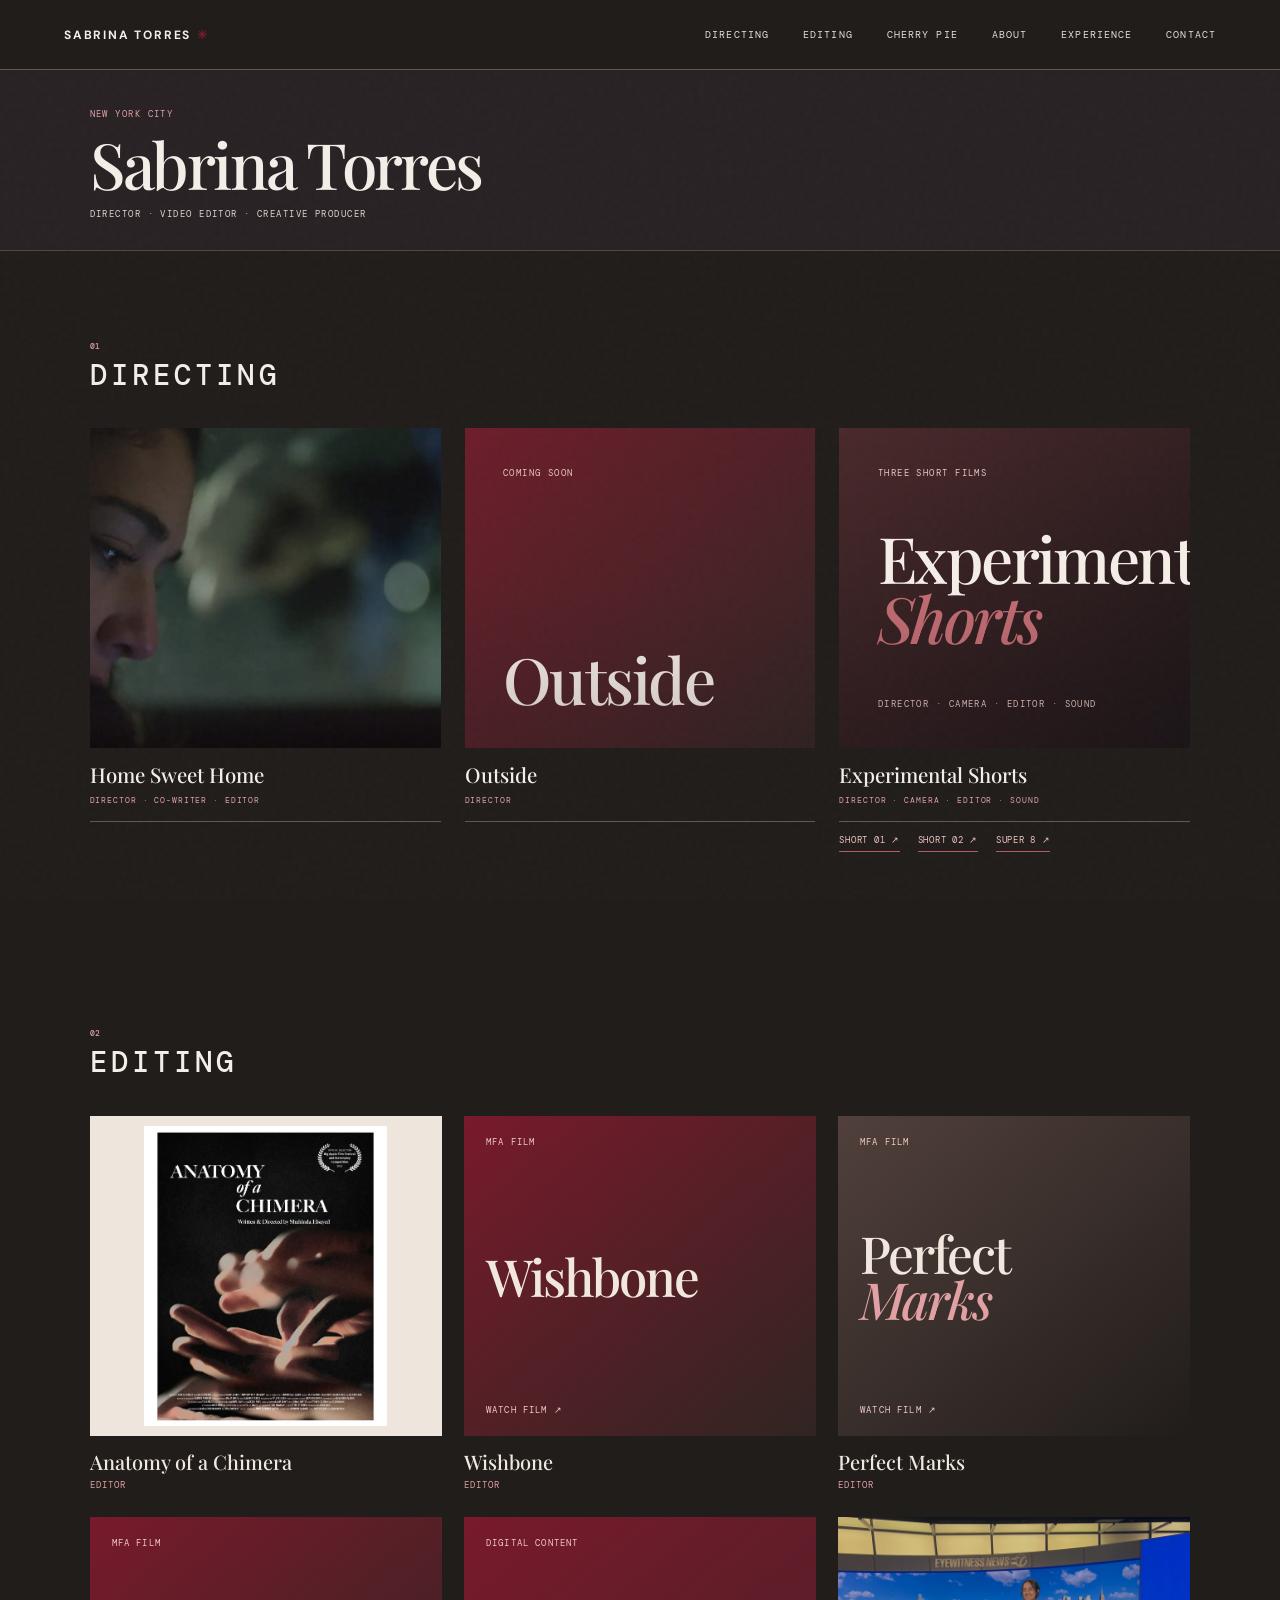
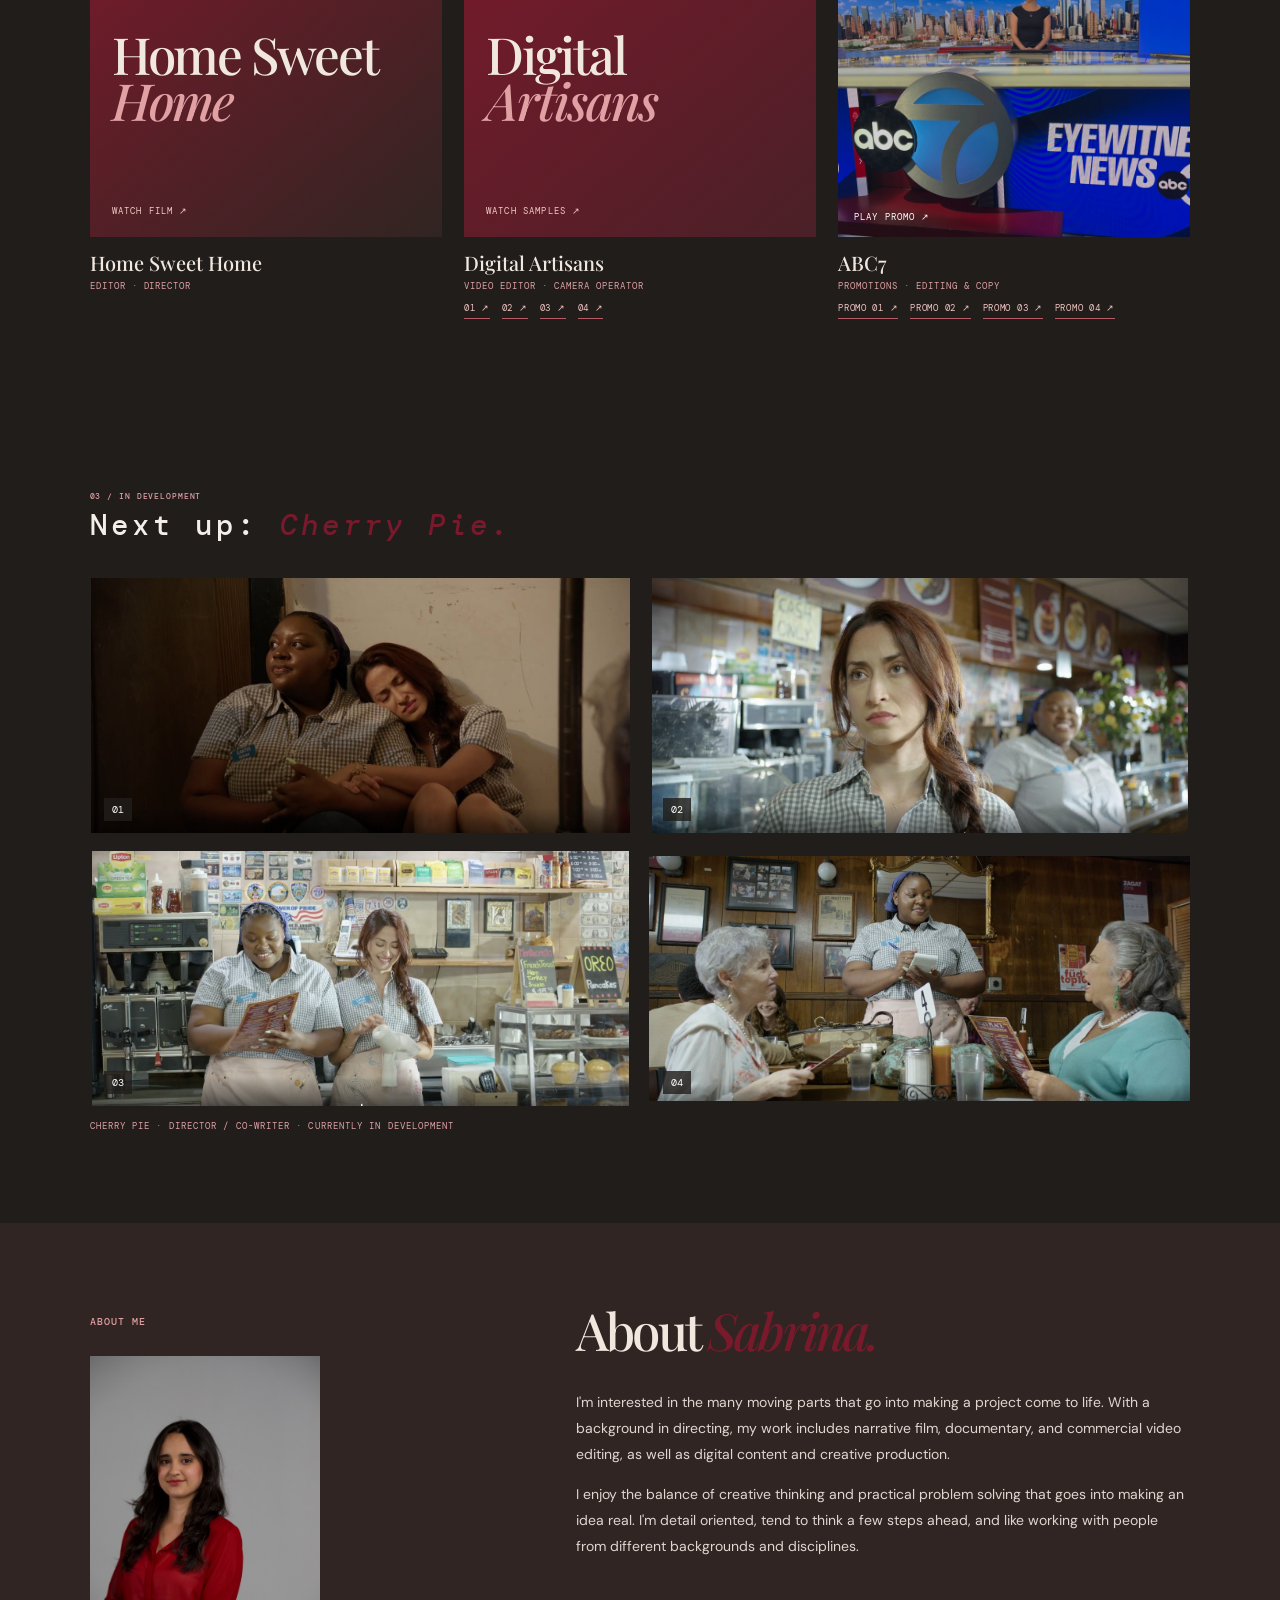
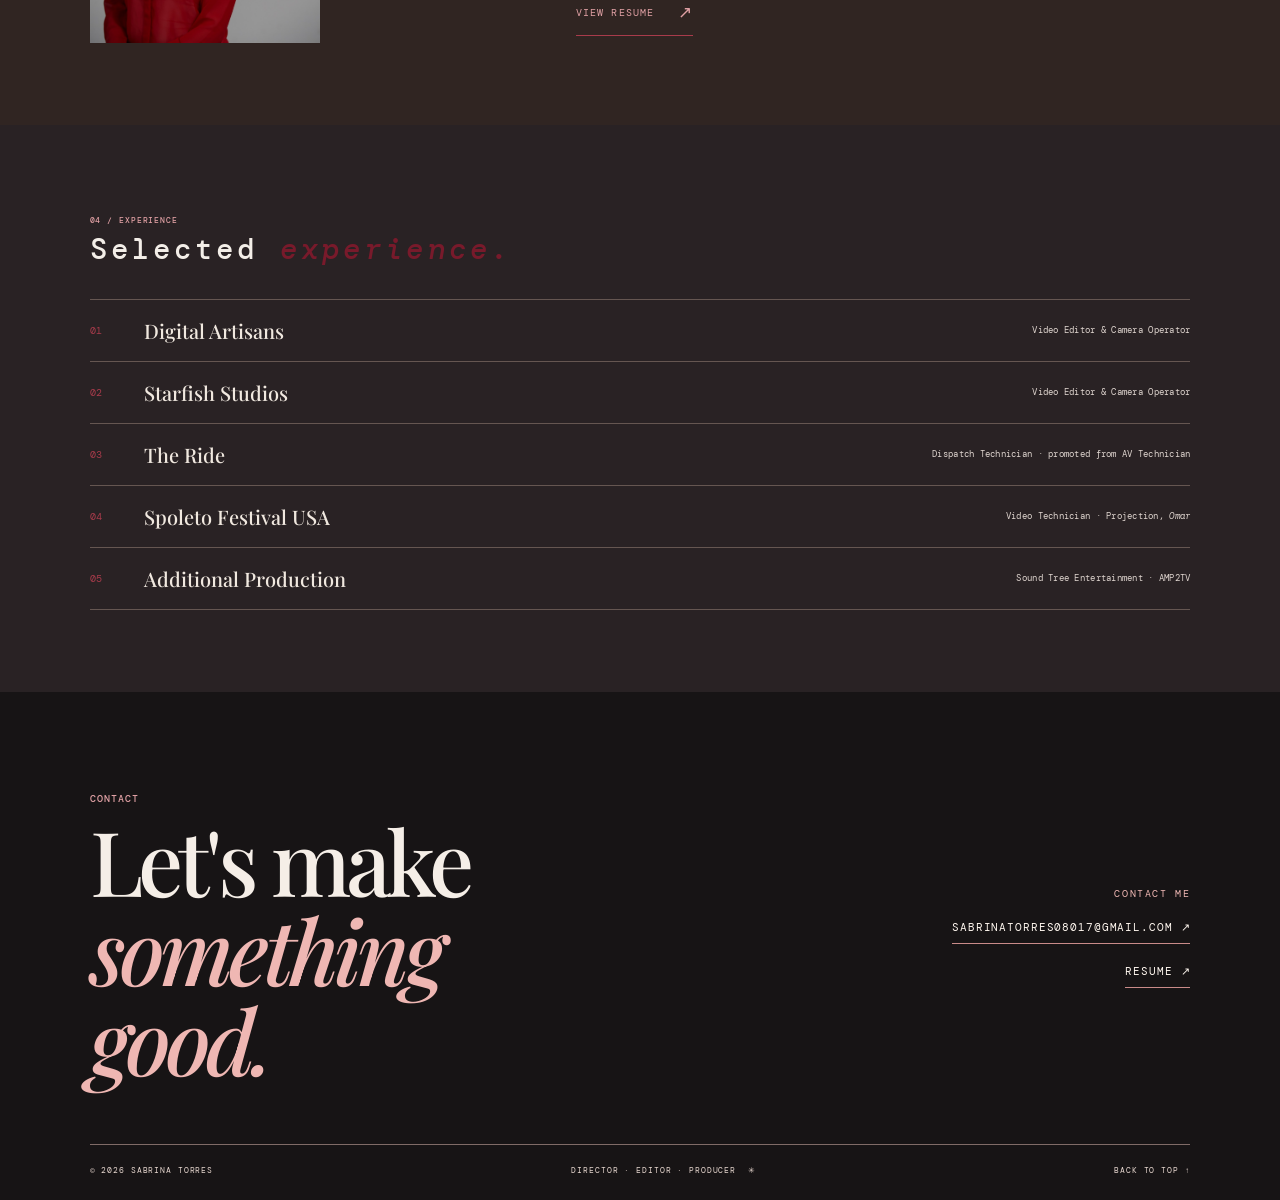
<file: final_work 2/index.html>
<!doctype html>
<html lang="en"><head><meta charset="utf-8"><meta name="viewport" content="width=device-width,initial-scale=1"><meta name="description" content="Sabrina Torres — Director, Video Editor and Creative Producer based in New York City."><title>Sabrina Torres — Director · Editor · Creative Producer</title><link rel="preconnect" href="https://fonts.googleapis.com"><link rel="preconnect" href="https://fonts.gstatic.com" crossorigin><link href="https://fonts.googleapis.com/css2?family=DM+Mono:wght@400;500&family=DM+Sans:wght@400;500;600;700&family=Playfair+Display:ital,wght@0,500;0,600;0,700;1,500;1,600&display=swap" rel="stylesheet"><link rel="stylesheet" href="styles.css"></head>
<body><div class="grain"></div><header class="topbar"><a class="wordmark" href="#top">SABRINA TORRES<span>✳</span></a><nav><a href="#work">DIRECTING</a><a href="#editing">EDITING</a><a href="#in-development">CHERRY PIE</a><a href="#about">ABOUT</a><a href="#experience">EXPERIENCE</a><a href="#contact">CONTACT</a></nav><button class="menu" aria-label="Open menu">☰</button></header>
<main id="top"><section class="intro-bar"><p class="eyebrow">NEW YORK CITY</p><h1>Sabrina Torres</h1><p>DIRECTOR · VIDEO EDITOR · CREATIVE PRODUCER</p></section>
<section id="work" class="section work"><div class="section-head"><div><p class="eyebrow">01</p><h2>DIRECTING</h2></div></div>
<div class="work-grid directing-grid">
<article class="project" tabindex="0" data-title="Home Sweet Home" data-role="Director · Co-writer · Editor" data-description="Two sisters navigate the instability of their home life as they search for a way toward something better." data-year=""><button class="project-image"><img src="assets/images/home-sweet-home-1.jpg" alt="Still from Home Sweet Home"><span class="view">VIEW PROJECT ↗</span></button><div class="project-meta"><div><h3>Home Sweet Home</h3><p>DIRECTOR · CO-WRITER · EDITOR</p></div></div></article>
<article class="project outside-placeholder" tabindex="0" data-title="Outside" data-role="Director" data-description="Project page coming soon." data-year=""><button class="project-image"><div class="placeholder-art"><span>COMING SOON</span><strong>Outside</strong></div><span class="view">COMING SOON</span></button><div class="project-meta"><div><h3>Outside</h3><p>DIRECTOR</p></div></div></article>
<article class="project" tabindex="0" data-title="Experimental Shorts" data-role="Director · Camera · Editor · Sound Design" data-description="Three experimental shorts. The Super 8 short was runner-up at Super 8 Cinema Soirée XII (2023)." data-year=""><button class="project-image"><div class="experimental-art"><span>THREE SHORT FILMS</span><strong>Experimental<br><i>Shorts</i></strong><small>DIRECTOR · CAMERA · EDITOR · SOUND</small></div><span class="view">VIEW SHORTS ↗</span></button><div class="project-meta"><div><h3>Experimental Shorts</h3><p>DIRECTOR · CAMERA · EDITOR · SOUND</p></div></div><div class="sample-links"><a href="https://www.youtube.com/watch?v=o5t6AOpwbuI&t=2s" target="_blank" rel="noopener">SHORT 01 ↗</a><a href="https://www.youtube.com/watch?v=TxEASve5XWc&t=2s" target="_blank" rel="noopener">SHORT 02 ↗</a><a href="https://www.youtube.com/watch?v=WhUypDS6erI&t=2s" target="_blank" rel="noopener">SUPER 8 ↗</a></div></article>
</div></section>
<section id="editing" class="section editing"><div class="section-head"><div><p class="eyebrow">02</p><h2>EDITING</h2></div></div><div class="editing-grid">
<article class="edit-card poster-card"><a href="assets/images/anatomy-of-a-chimera-poster.jpg" target="_blank"><img src="assets/images/anatomy-of-a-chimera-poster.jpg" alt="Anatomy of a Chimera poster"></a><h3>Anatomy of a Chimera</h3><p>EDITOR</p></article>
<article class="edit-card type-card"><a href="https://drive.google.com/file/d/18OftrFoysI0jeEqn1cOtuRpXeUdiCoju/view?usp=sharing" target="_blank" rel="noopener"><span>MFA FILM</span><strong>Wishbone</strong><small>WATCH FILM ↗</small></a><h3>Wishbone</h3><p>EDITOR</p></article>
<article class="edit-card type-card alt"><a href="https://drive.google.com/file/d/1BZKQTnTkpYuJHYd5IVyqkPgSYf-rxP0a/view?usp=share_link" target="_blank" rel="noopener"><span>MFA FILM</span><strong>Perfect<br><i>Marks</i></strong><small>WATCH FILM ↗</small></a><h3>Perfect Marks</h3><p>EDITOR</p></article>
<article class="edit-card type-card"><a href="https://drive.google.com/file/d/1wmDgT8ys_X84u0F7wqhjBqIwDBvM5FgY/view?usp=share_link" target="_blank" rel="noopener"><span>MFA FILM</span><strong>Home Sweet<br><i>Home</i></strong><small>WATCH FILM ↗</small></a><h3>Home Sweet Home</h3><p>EDITOR · DIRECTOR</p></article>
<article class="edit-card type-card digital-card"><a href="https://youtu.be/0yVaSK5VNjI?t=2" target="_blank" rel="noopener"><span>DIGITAL CONTENT</span><strong>Digital<br><i>Artisans</i></strong><small>WATCH SAMPLES ↗</small></a><h3>Digital Artisans</h3><p>VIDEO EDITOR · CAMERA OPERATOR</p><div class="sample-links"><a href="https://youtu.be/0yVaSK5VNjI?t=2" target="_blank" rel="noopener">01 ↗</a><a href="https://youtu.be/NFMvCt2OvJw?t=2" target="_blank" rel="noopener">02 ↗</a><a href="https://youtu.be/iHUzslEbo4o?t=2" target="_blank" rel="noopener">03 ↗</a><a href="https://youtu.be/_XONNIxSC6I?t=2" target="_blank" rel="noopener">04 ↗</a></div></article>
<article class="edit-card abc-card"><a href="assets/videos/Op7DoorSpecDate20WABC.mp4" target="_blank"><img src="assets/images/abc7-studio.jpg" alt="ABC7 studio"><span>PLAY PROMO ↗</span></a><h3>ABC7</h3><p>PROMOTIONS · EDITING & COPY</p><div class="sample-links"><a href="assets/videos/Op7DoorSpecDate20WABC.mp4" target="_blank">PROMO 01 ↗</a><a href="assets/videos/MBThuPM15WABC.mp4" target="_blank">PROMO 02 ↗</a><a href="assets/videos/MBFriPM15WABC.mp4" target="_blank">PROMO 03 ↗</a><a href="assets/videos/JPHowdyThu10WABC.mp4" target="_blank">PROMO 04 ↗</a></div></article>
</div></section>
<section id="in-development" class="section in-development"><div class="section-head"><div><p class="eyebrow">03 / IN DEVELOPMENT</p><h2>Next up: <i>Cherry Pie.</i></h2></div></div><div class="cherry-gallery"><button class="cherry-still" type="button" data-title="Cherry Pie" data-role="Director · Co-writer" data-description="A comedy-drama following two diner waitresses, Lucia and Xanthi, whose friendship is tested as Lucia faces uncertainty about her future in the United States. Currently in development." data-year="In development"><img src="assets/images/cherry-pie-still-01.jpg" alt="Xanthi and Lucia sitting together"><span>01</span></button><button class="cherry-still" type="button" data-title="Cherry Pie" data-role="Director · Co-writer" data-description="Lucia at work in the diner." data-year="In development"><img src="assets/images/cherry-pie-still-02.jpg" alt="Lucia at work in the diner"><span>02</span></button><button class="cherry-still" type="button" data-title="Cherry Pie" data-role="Director · Co-writer" data-description="Lucia and Xanthi share a moment behind the counter." data-year="In development"><img src="assets/images/cherry-pie-still-03.jpg" alt="Lucia and Xanthi behind the counter"><span>03</span></button><button class="cherry-still" type="button" data-title="Cherry Pie" data-role="Director · Co-writer" data-description="Xanthi serving customers in the diner." data-year="In development"><img src="assets/images/cherry-pie-still-04.jpg" alt="Xanthi serving customers"><span>04</span></button></div><p class="cherry-credit">CHERRY PIE · DIRECTOR / CO-WRITER · CURRENTLY IN DEVELOPMENT</p></section>
<section id="about" class="about section"><div class="about-label"><p class="eyebrow">ABOUT ME</p><img class="about-headshot" src="assets/images/sabrina-headshot.jpg" alt="Sabrina Torres"></div><div class="about-copy"><h2>About <i>Sabrina.</i></h2><p>I'm interested in the many moving parts that go into making a project come to life. With a background in directing, my work includes narrative film, documentary, and commercial video editing, as well as digital content and creative production.</p><p>I enjoy the balance of creative thinking and practical problem solving that goes into making an idea real. I'm detail oriented, tend to think a few steps ahead, and like working with people from different backgrounds and disciplines.</p><a class="underlink" href="assets/Sabrina_Torres_Resume.pdf" target="_blank" rel="noopener">VIEW RESUME <span>↗</span></a></div></section>
<section id="experience" class="experience section"><div class="section-head"><div><p class="eyebrow">04 / EXPERIENCE</p><h2>Selected <i>experience.</i></h2></div></div><div class="experience-list"><div><span>01</span><b>Digital Artisans</b><small>Video Editor & Camera Operator</small></div><div><span>02</span><b>Starfish Studios</b><small>Video Editor & Camera Operator</small></div><div><span>03</span><b>The Ride</b><small>Dispatch Technician · promoted from AV Technician</small></div><div><span>04</span><b>Spoleto Festival USA</b><small>Video Technician · Projection, <i>Omar</i></small></div><div><span>05</span><b>Additional Production</b><small>Sound Tree Entertainment · AMP2TV</small></div></div></section>

<footer id="contact" class="footer"><div><p class="eyebrow">CONTACT</p><h2>Let's make<br><i>something good.</i></h2></div><div class="contact-links"><span class="contact-label">CONTACT ME</span><a href="mailto:Sabrinatorres08017@gmail.com">SABRINATORRES08017@GMAIL.COM ↗</a><a href="assets/Sabrina_Torres_Resume.pdf" target="_blank">RESUME ↗</a></div><div class="footer-bottom"><span>© 2026 SABRINA TORRES</span><span>DIRECTOR · EDITOR · PRODUCER&nbsp; ✳</span><a href="#top">BACK TO TOP ↑</a></div></footer></main>
<div class="modal" aria-hidden="true"><div class="modal-panel" role="dialog" aria-modal="true" aria-labelledby="modal-title"><button class="modal-close" aria-label="Close">×</button><p class="eyebrow">PROJECT NOTES</p><h2 id="modal-title"></h2><p class="modal-role"></p><p class="modal-description"></p><p class="modal-year"></p></div></div><script src="script.js"></script></body></html>
</file>
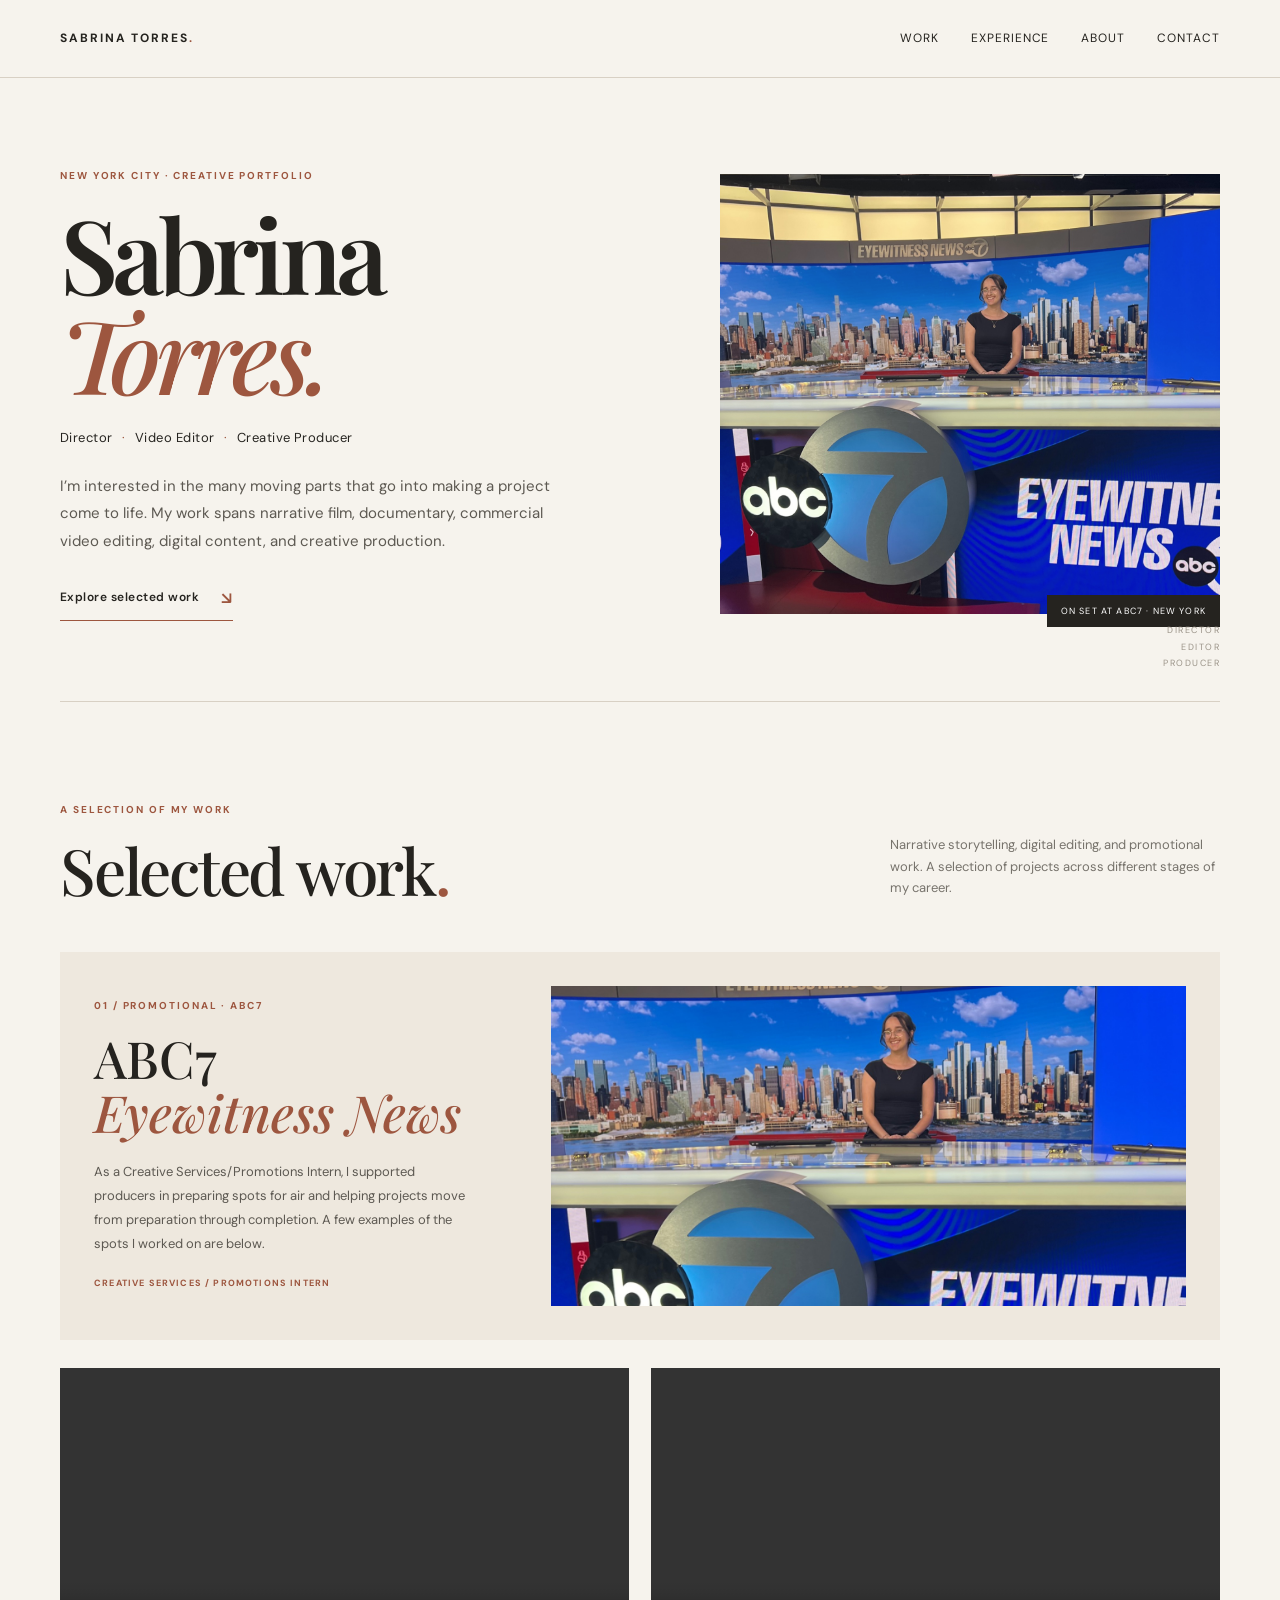
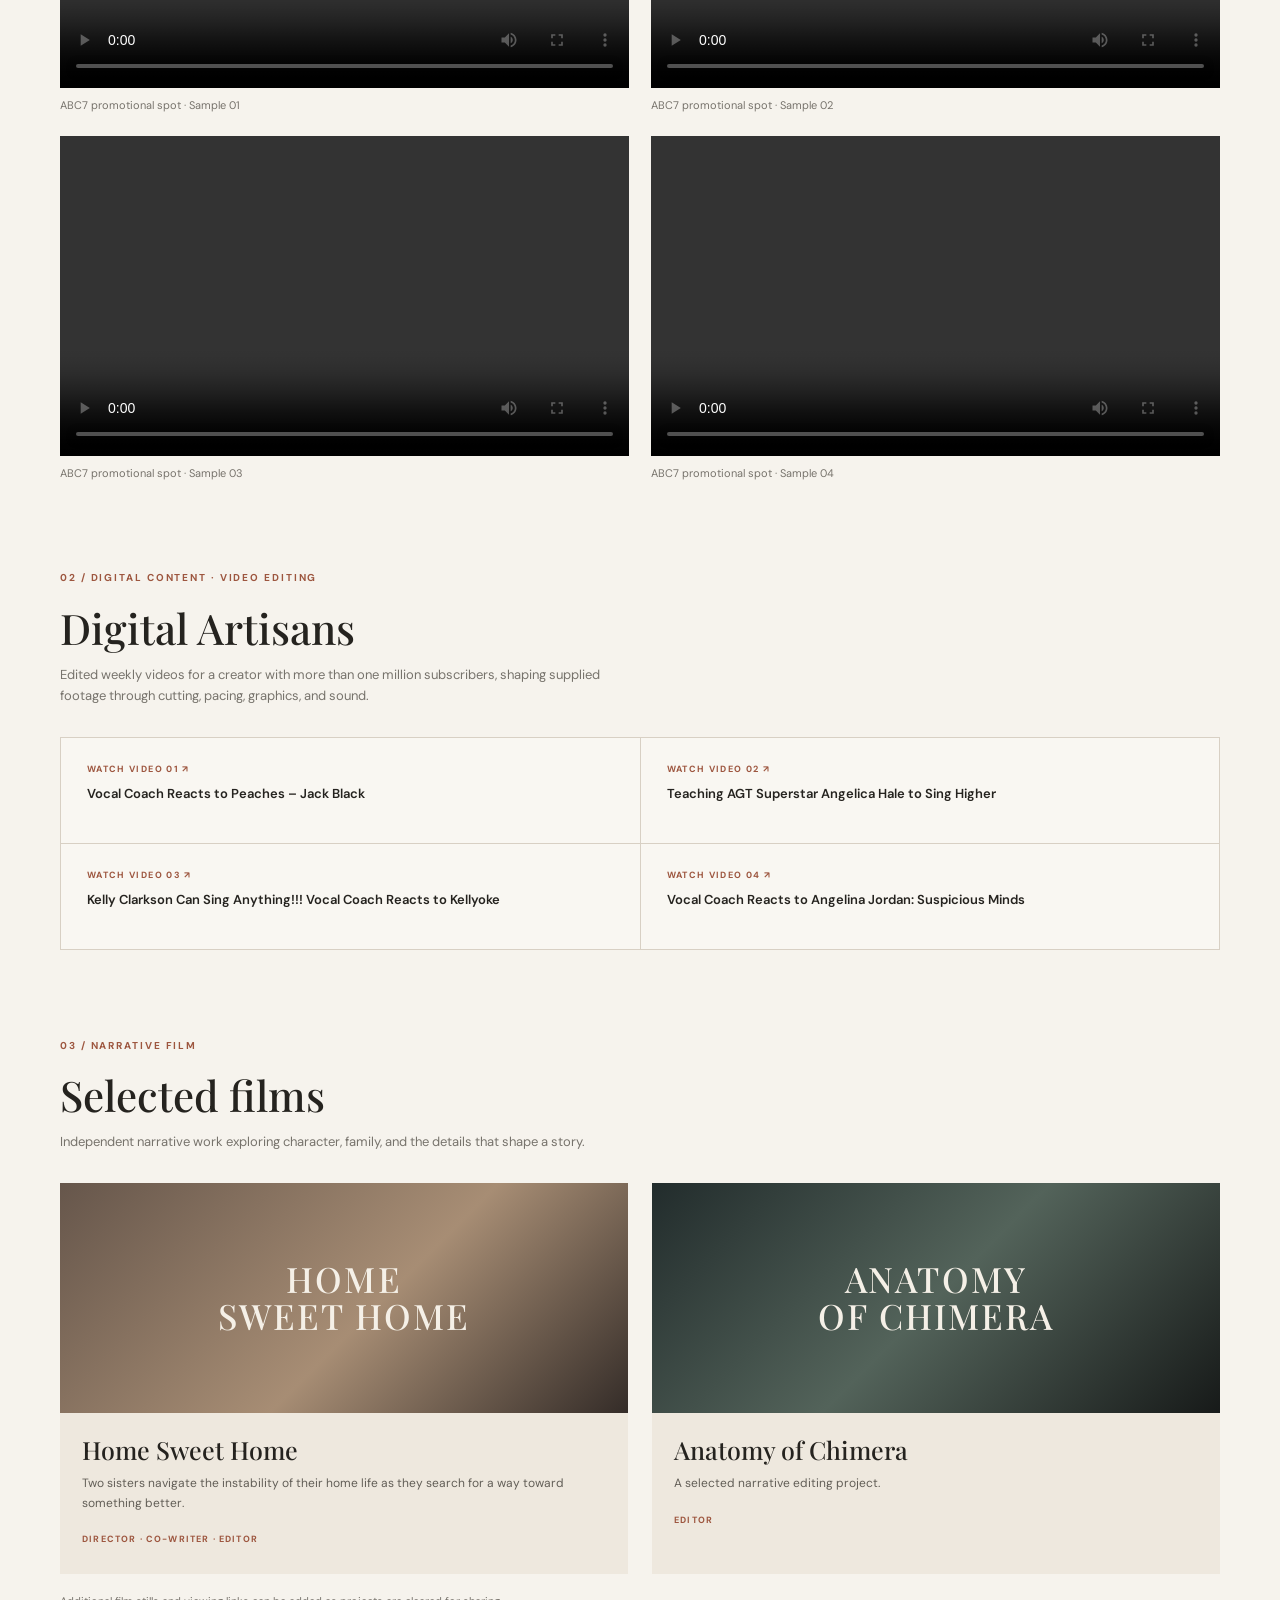
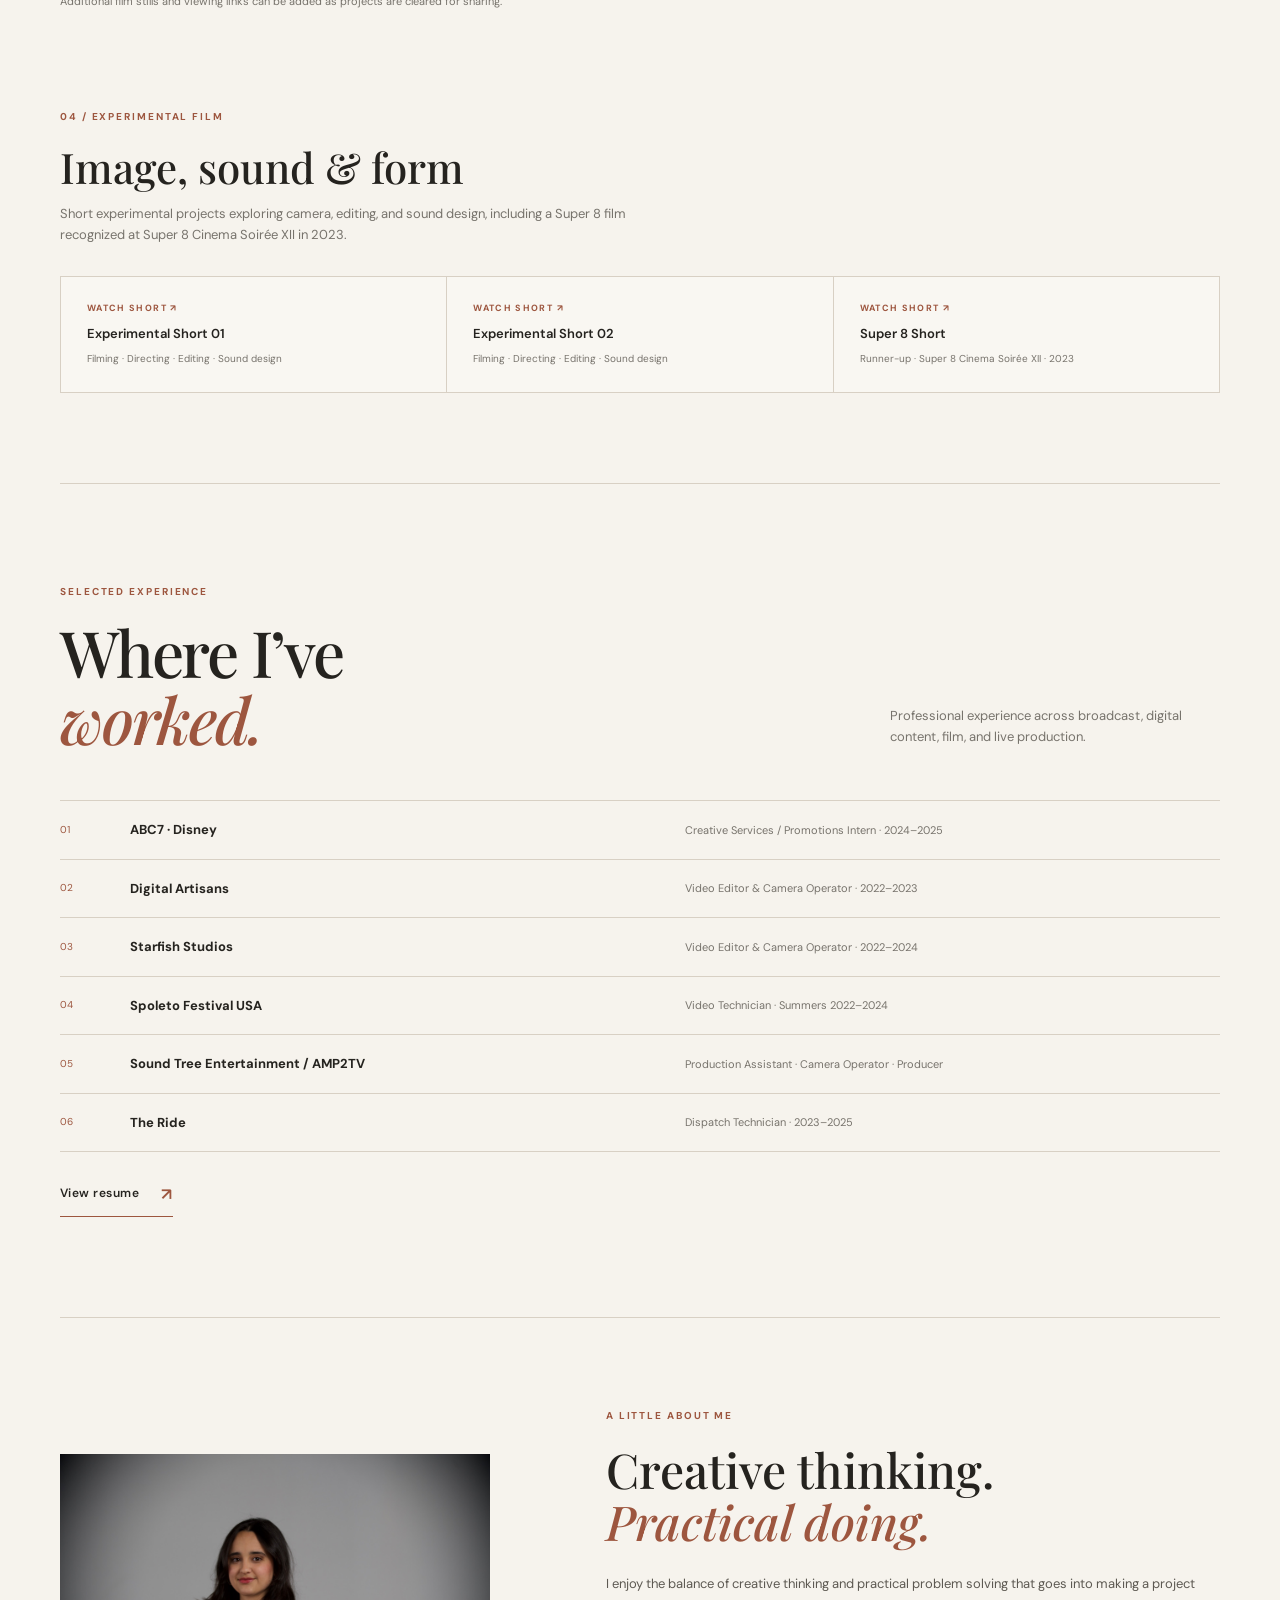
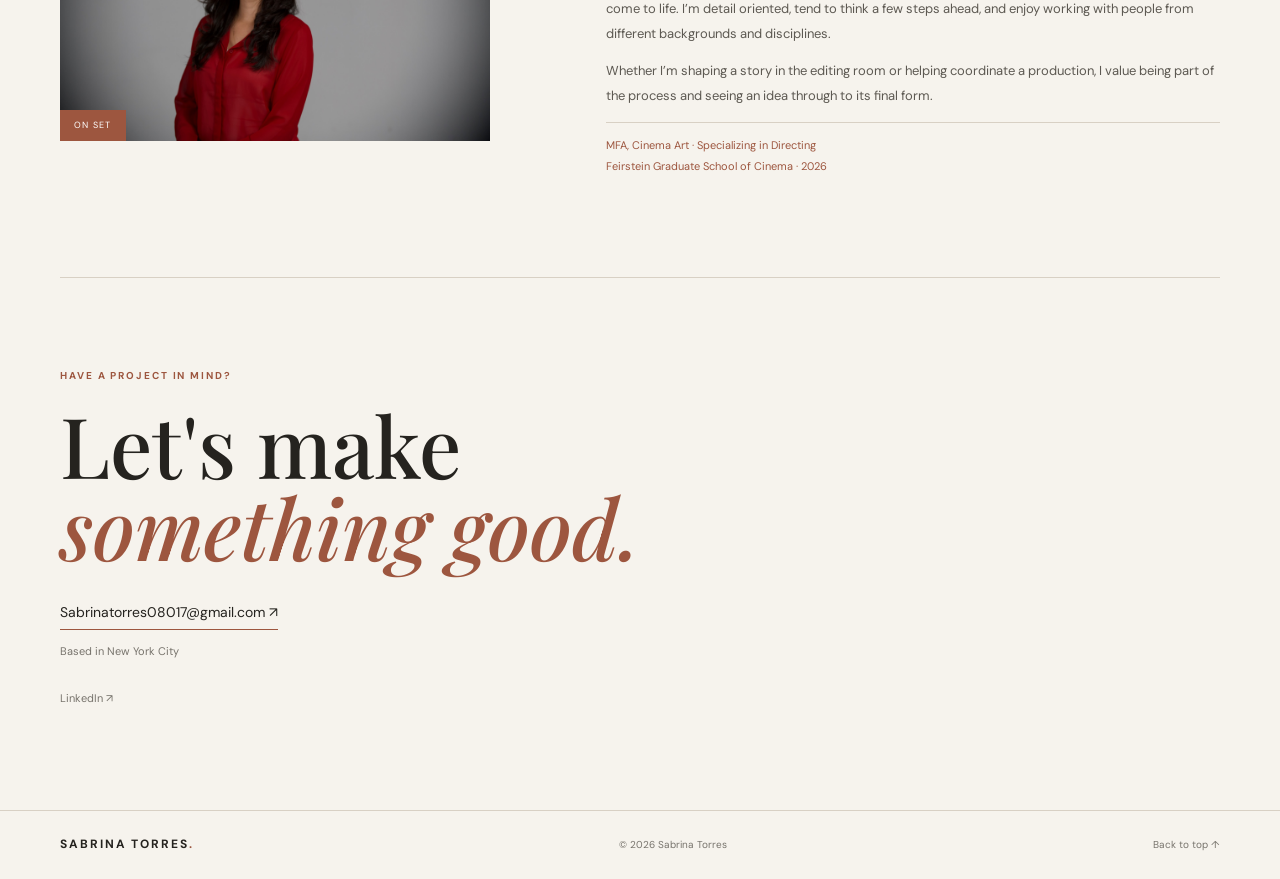
<file: Sabrina_Torres_Portfolio_Starter 5/index.html>
<!DOCTYPE html>
<html lang="en">
<head>
  <meta charset="UTF-8">
  <meta name="viewport" content="width=device-width, initial-scale=1.0">
  <meta name="description" content="Sabrina Torres — Director, Video Editor, and Creative Producer based in New York City.">
  <title>Sabrina Torres — Director · Video Editor · Creative Producer</title>
  <link rel="preconnect" href="https://fonts.googleapis.com">
  <link rel="preconnect" href="https://fonts.gstatic.com" crossorigin>
  <link href="https://fonts.googleapis.com/css2?family=DM+Sans:wght@400;500;600;700&family=Playfair+Display:ital,wght@0,500;0,600;0,700;1,500;1,600&display=swap" rel="stylesheet">
  <link rel="stylesheet" href="styles.css">
</head>
<body>
  <header class="site-header">
    <a class="wordmark" href="#home">SABRINA TORRES<span>.</span></a>
    <button class="menu-toggle" aria-label="Open navigation" aria-expanded="false">☰</button>
    <nav class="nav" aria-label="Main navigation">
      <a href="#work">Work</a><a href="#experience">Experience</a><a href="#about">About</a><a href="#contact">Contact</a>
    </nav>
  </header>
  <main>
    <section class="hero section" id="home">
      <div class="hero-copy">
        <p class="eyebrow">NEW YORK CITY · CREATIVE PORTFOLIO</p>
        <h1>Sabrina<br><em>Torres.</em></h1>
        <p class="hero-roles">Director <span>·</span> Video Editor <span>·</span> Creative Producer</p>
        <p class="hero-intro">I’m interested in the many moving parts that go into making a project come to life. My work spans narrative film, documentary, commercial video editing, digital content, and creative production.</p>
        <a class="text-link" href="#work">Explore selected work <span>↘</span></a>
      </div>
      <div class="hero-image-wrap">
        <img class="hero-image" src="assets/images/abc7-studio.jpg" alt="Sabrina at the ABC7 Eyewitness News studio">
        <span class="image-caption">ON SET AT ABC7 · NEW YORK</span>
      </div>
      <div class="hero-index">DIRECTOR<br>EDITOR<br>PRODUCER</div>
    </section>

    <section class="work section" id="work">
      <div class="section-heading">
        <div><p class="eyebrow">A SELECTION OF MY WORK</p><h2>Selected work<span>.</span></h2></div>
        <p class="section-aside">Narrative storytelling, digital editing, and promotional work. A selection of projects across different stages of my career.</p>
      </div>

      <div class="feature-project">
        <div class="feature-copy"><p class="eyebrow">01 / PROMOTIONAL · ABC7</p><h3>ABC7<br><em>Eyewitness News</em></h3><p>As a Creative Services/Promotions Intern, I supported producers in preparing spots for air and helping projects move from preparation through completion. A few examples of the spots I worked on are below.</p><span class="credit">CREATIVE SERVICES / PROMOTIONS INTERN</span></div>
        <img src="assets/images/abc7-studio.jpg" alt="ABC7 Eyewitness News studio">
      </div>
      <div class="video-grid abc-videos">
        <article class="video-card"><video controls preload="metadata" playsinline><source src="assets/videos/Op7DoorSpecDate20WABC.mp4" type="video/mp4"></video><p>ABC7 promotional spot · Sample 01</p></article>
        <article class="video-card"><video controls preload="metadata" playsinline><source src="assets/videos/MBThuPM15WABC.mp4" type="video/mp4"></video><p>ABC7 promotional spot · Sample 02</p></article>
        <article class="video-card"><video controls preload="metadata" playsinline><source src="assets/videos/MBFriPM15WABC.mp4" type="video/mp4"></video><p>ABC7 promotional spot · Sample 03</p></article>
        <article class="video-card"><video controls preload="metadata" playsinline><source src="assets/videos/JPHowdyThu10WABC.mp4" type="video/mp4"></video><p>ABC7 promotional spot · Sample 04</p></article>
      </div>

      <div class="project-section">
        <div class="project-heading"><p class="eyebrow">02 / DIGITAL CONTENT · VIDEO EDITING</p><h3>Digital Artisans</h3><p>Edited weekly videos for a creator with more than one million subscribers, shaping supplied footage through cutting, pacing, graphics, and sound.</p></div>
        <div class="link-grid">
          <a href="https://youtu.be/0yVaSK5VNjI" target="_blank" rel="noopener"> <span>WATCH VIDEO 01 ↗</span><strong>Vocal Coach Reacts to Peaches – Jack Black</strong></a>
          <a href="https://youtu.be/NFMvCt2OvJw" target="_blank" rel="noopener"><span>WATCH VIDEO 02 ↗</span><strong>Teaching AGT Superstar Angelica Hale to Sing Higher</strong></a>
          <a href="https://youtu.be/iHUzslEbo4o" target="_blank" rel="noopener"><span>WATCH VIDEO 03 ↗</span><strong>Kelly Clarkson Can Sing Anything!!! Vocal Coach Reacts to Kellyoke</strong></a>
          <a href="https://youtu.be/_XONNIxSC6I" target="_blank" rel="noopener"><span>WATCH VIDEO 04 ↗</span><strong>Vocal Coach Reacts to Angelina Jordan: Suspicious Minds</strong></a>
        </div>
      </div>

      <div class="project-section narrative-section">
        <div class="project-heading"><p class="eyebrow">03 / NARRATIVE FILM</p><h3>Selected films</h3><p>Independent narrative work exploring character, family, and the details that shape a story.</p></div>
        <div class="film-grid">
          <article class="film-card"><div class="film-art art-home"><span>HOME<br>SWEET HOME</span></div><div><h4>Home Sweet Home</h4><p>Two sisters navigate the instability of their home life as they search for a way toward something better.</p><small>DIRECTOR · CO-WRITER · EDITOR</small></div></article>
          <article class="film-card"><div class="film-art art-chimera"><span>ANATOMY<br>OF CHIMERA</span></div><div><h4>Anatomy of Chimera</h4><p>A selected narrative editing project.</p><small>EDITOR</small></div></article>
        </div>
        <p class="availability-note">Additional film stills and viewing links can be added as projects are cleared for sharing.</p>
      </div>

      <div class="project-section">
        <div class="project-heading"><p class="eyebrow">04 / EXPERIMENTAL FILM</p><h3>Image, sound & form</h3><p>Short experimental projects exploring camera, editing, and sound design, including a Super 8 film recognized at Super 8 Cinema Soirée XII in 2023.</p></div>
        <div class="link-grid three-links">
          <a href="https://www.youtube.com/watch?v=o5t6AOpwbuI" target="_blank" rel="noopener"><span>WATCH SHORT ↗</span><strong>Experimental Short 01</strong><small>Filming · Directing · Editing · Sound design</small></a>
          <a href="https://www.youtube.com/watch?v=TxEASve5XWc" target="_blank" rel="noopener"><span>WATCH SHORT ↗</span><strong>Experimental Short 02</strong><small>Filming · Directing · Editing · Sound design</small></a>
          <a href="https://www.youtube.com/watch?v=WhUypDS6erI" target="_blank" rel="noopener"><span>WATCH SHORT ↗</span><strong>Super 8 Short</strong><small>Runner-up · Super 8 Cinema Soirée XII · 2023</small></a>
        </div>
      </div>
    </section>

    <section class="experience section" id="experience">
      <div class="section-heading"><div><p class="eyebrow">SELECTED EXPERIENCE</p><h2>Where I’ve<br><em>worked.</em></h2></div><p class="section-aside">Professional experience across broadcast, digital content, film, and live production.</p></div>
      <div class="experience-list">
        <div><span>01</span><strong>ABC7 · Disney</strong><small>Creative Services / Promotions Intern · 2024–2025</small></div>
        <div><span>02</span><strong>Digital Artisans</strong><small>Video Editor & Camera Operator · 2022–2023</small></div>
        <div><span>03</span><strong>Starfish Studios</strong><small>Video Editor & Camera Operator · 2022–2024</small></div>
        <div><span>04</span><strong>Spoleto Festival USA</strong><small>Video Technician · Summers 2022–2024</small></div>
        <div><span>05</span><strong>Sound Tree Entertainment / AMP2TV</strong><small>Production Assistant · Camera Operator · Producer</small></div>
        <div><span>06</span><strong>The Ride</strong><small>Dispatch Technician · 2023–2025</small></div>
      </div>
      <a class="text-link resume-link" href="assets/Sabrina_Torres_Resume.pdf" target="_blank" rel="noopener">View resume <span>↗</span></a>
    </section>

    <section class="about section" id="about">
      <div class="about-photo"><img src="assets/images/sabrina-headshot.jpg" alt="Sabrina Torres portrait"><span>ON SET</span></div>
      <div class="about-copy"><p class="eyebrow">A LITTLE ABOUT ME</p><h2>Creative thinking.<br><em>Practical doing.</em></h2>
        <p>I enjoy the balance of creative thinking and practical problem solving that goes into making a project come to life. I’m detail oriented, tend to think a few steps ahead, and enjoy working with people from different backgrounds and disciplines.</p>
        <p>Whether I’m shaping a story in the editing room or helping coordinate a production, I value being part of the process and seeing an idea through to its final form.</p>
        <p class="education">MFA, Cinema Art · Specializing in Directing<br>Feirstein Graduate School of Cinema · 2026</p>
      </div>
    </section>

    <section class="contact section" id="contact"><p class="eyebrow">HAVE A PROJECT IN MIND?</p><h2>Let's make<br><em>something good.</em></h2><a class="contact-email" href="mailto:Sabrinatorres08017@gmail.com">Sabrinatorres08017@gmail.com ↗</a><p class="contact-location">Based in New York City</p><a class="linkedin" href="https://www.linkedin.com/in/sabrina-torres080" target="_blank" rel="noopener">LinkedIn ↗</a></section>
  </main>
  <footer class="footer"><a class="wordmark" href="#home">SABRINA TORRES<span>.</span></a><span>© <span id="year"></span> Sabrina Torres</span><a href="#home">Back to top ↑</a></footer>
  <script src="script.js"></script>
</body>
</html>
</file>
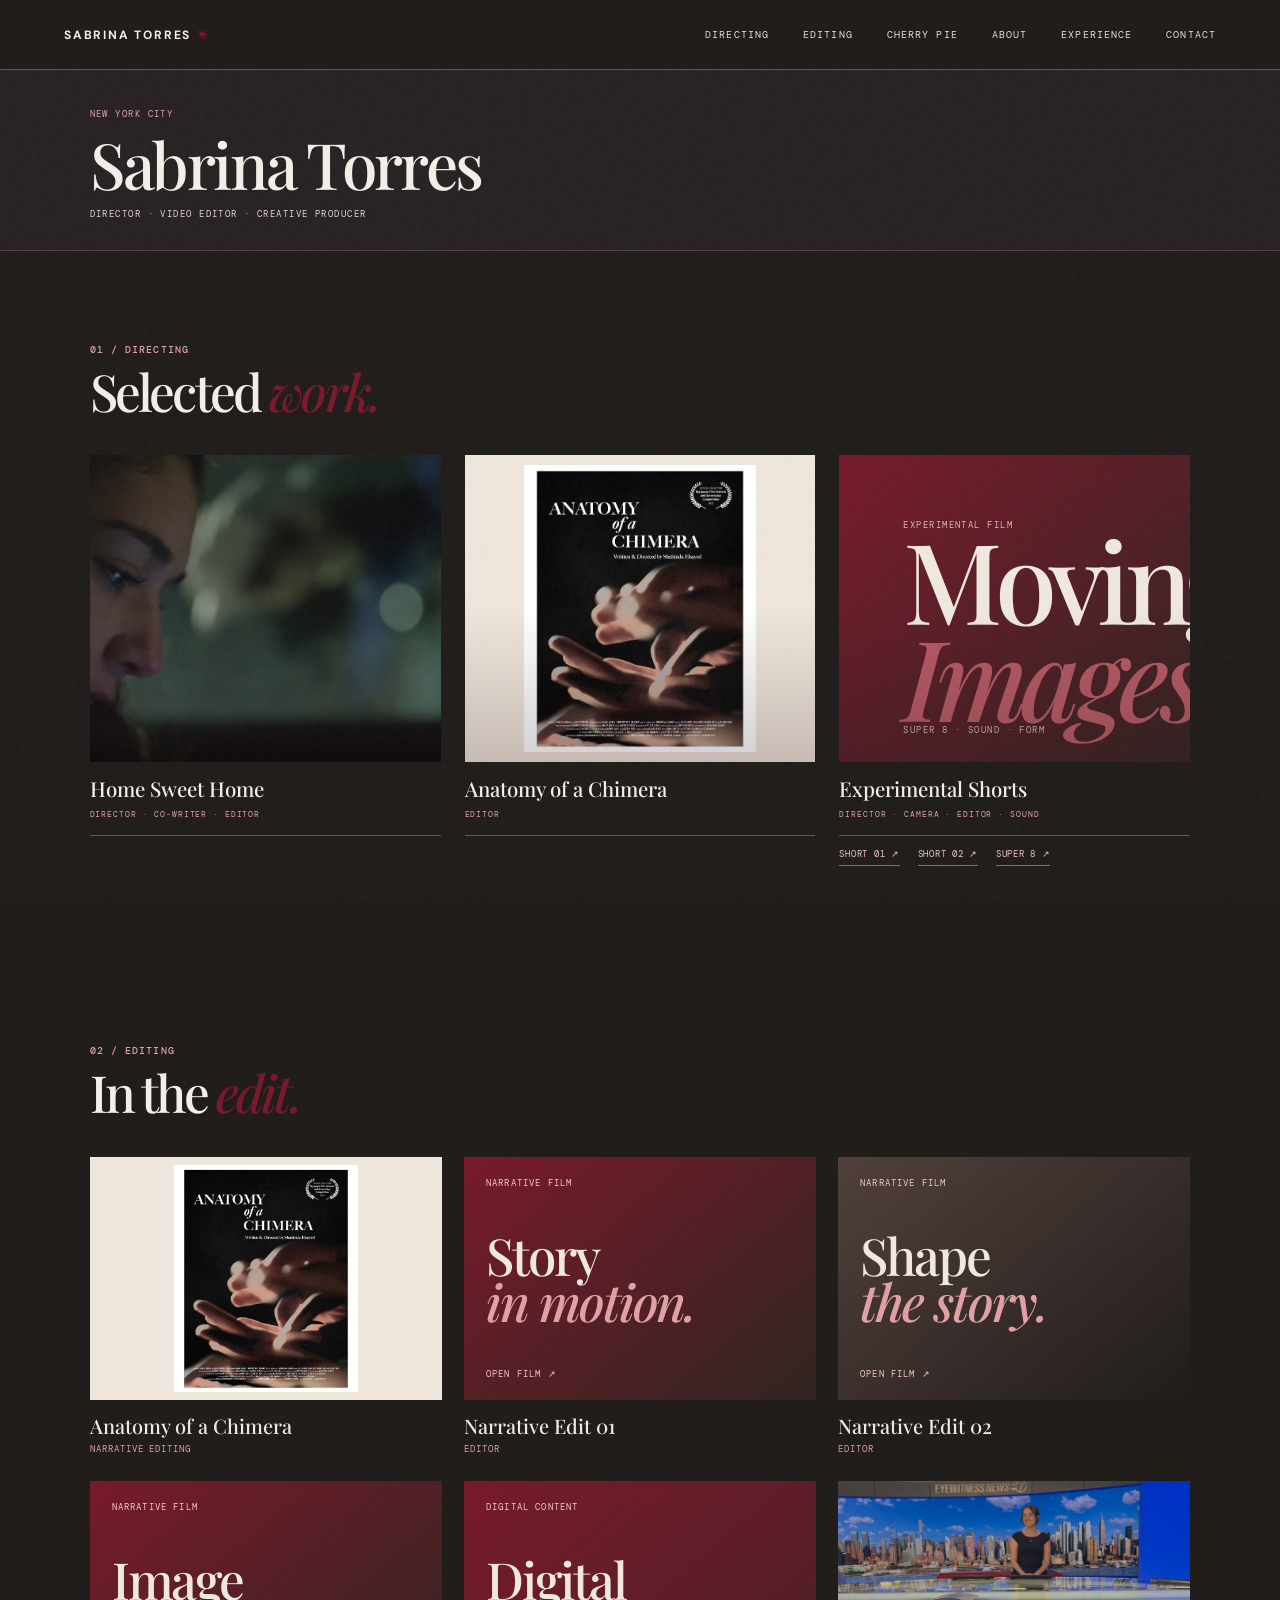
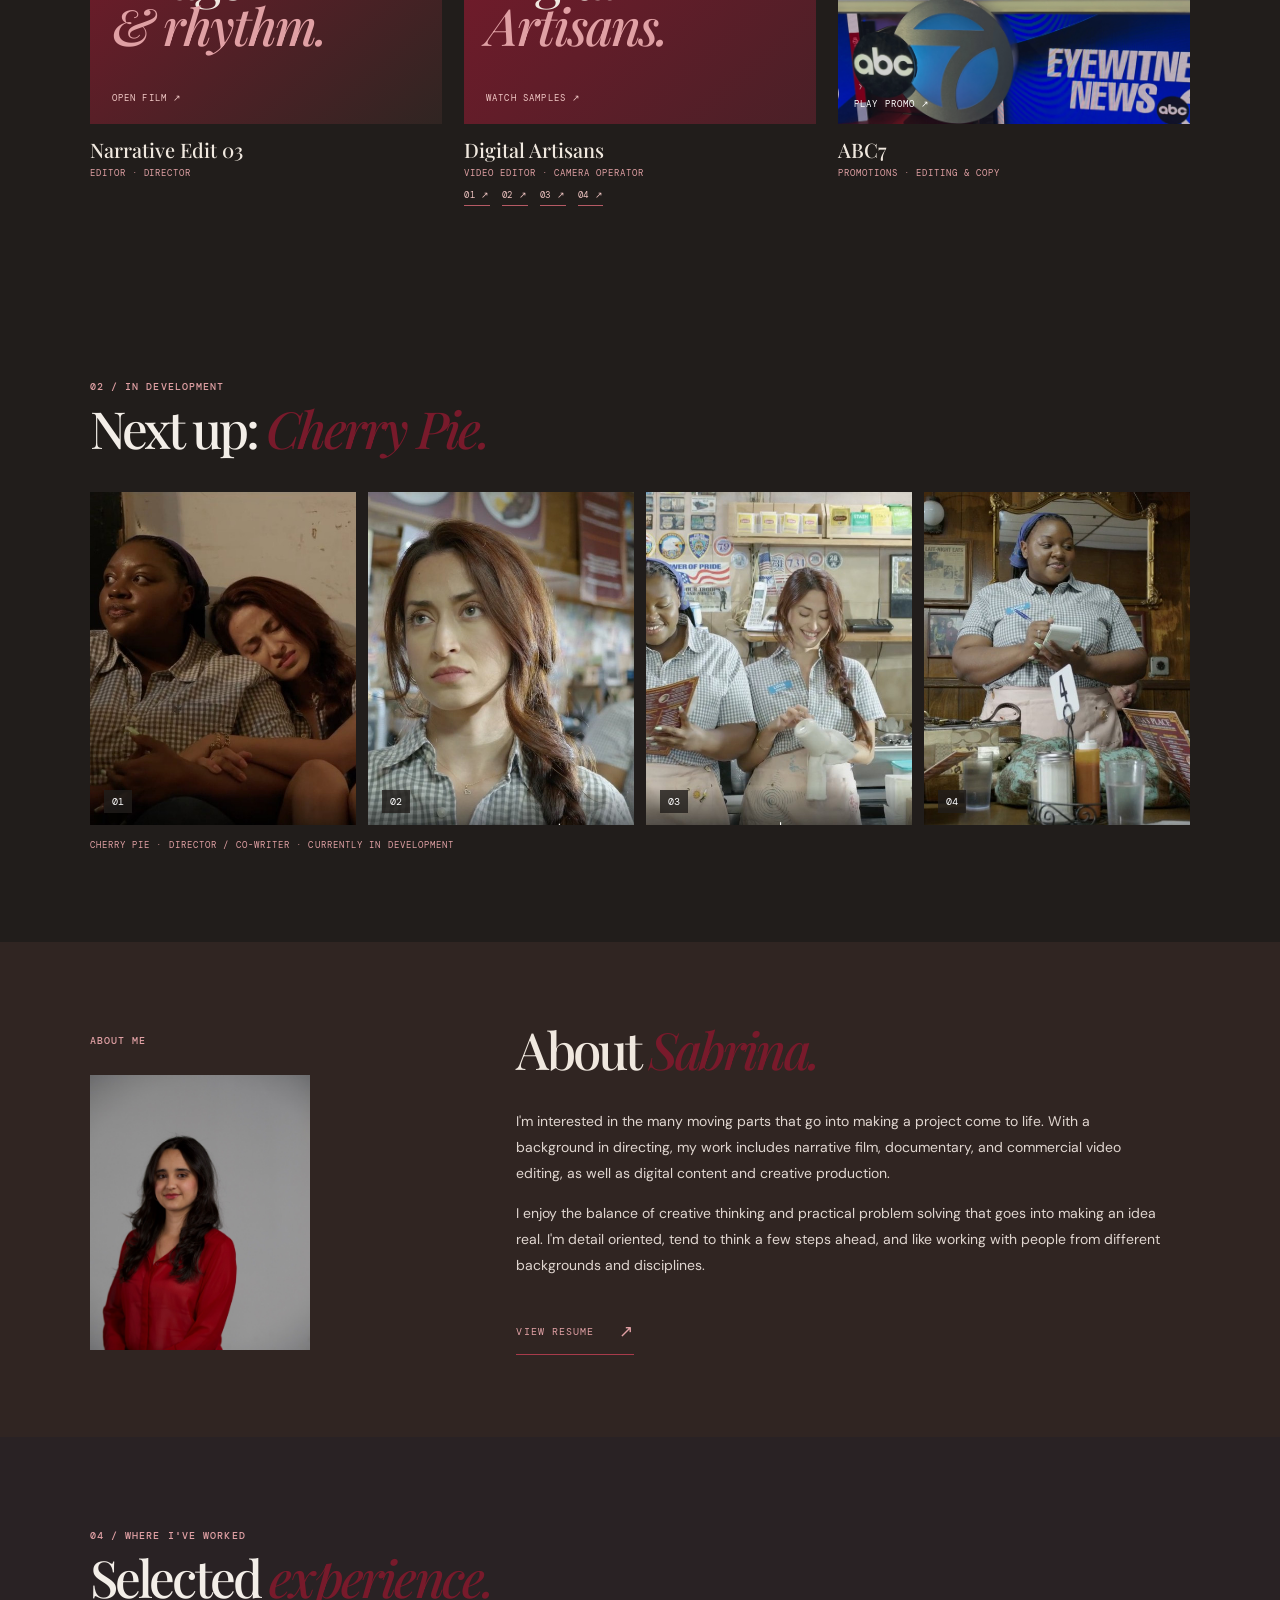
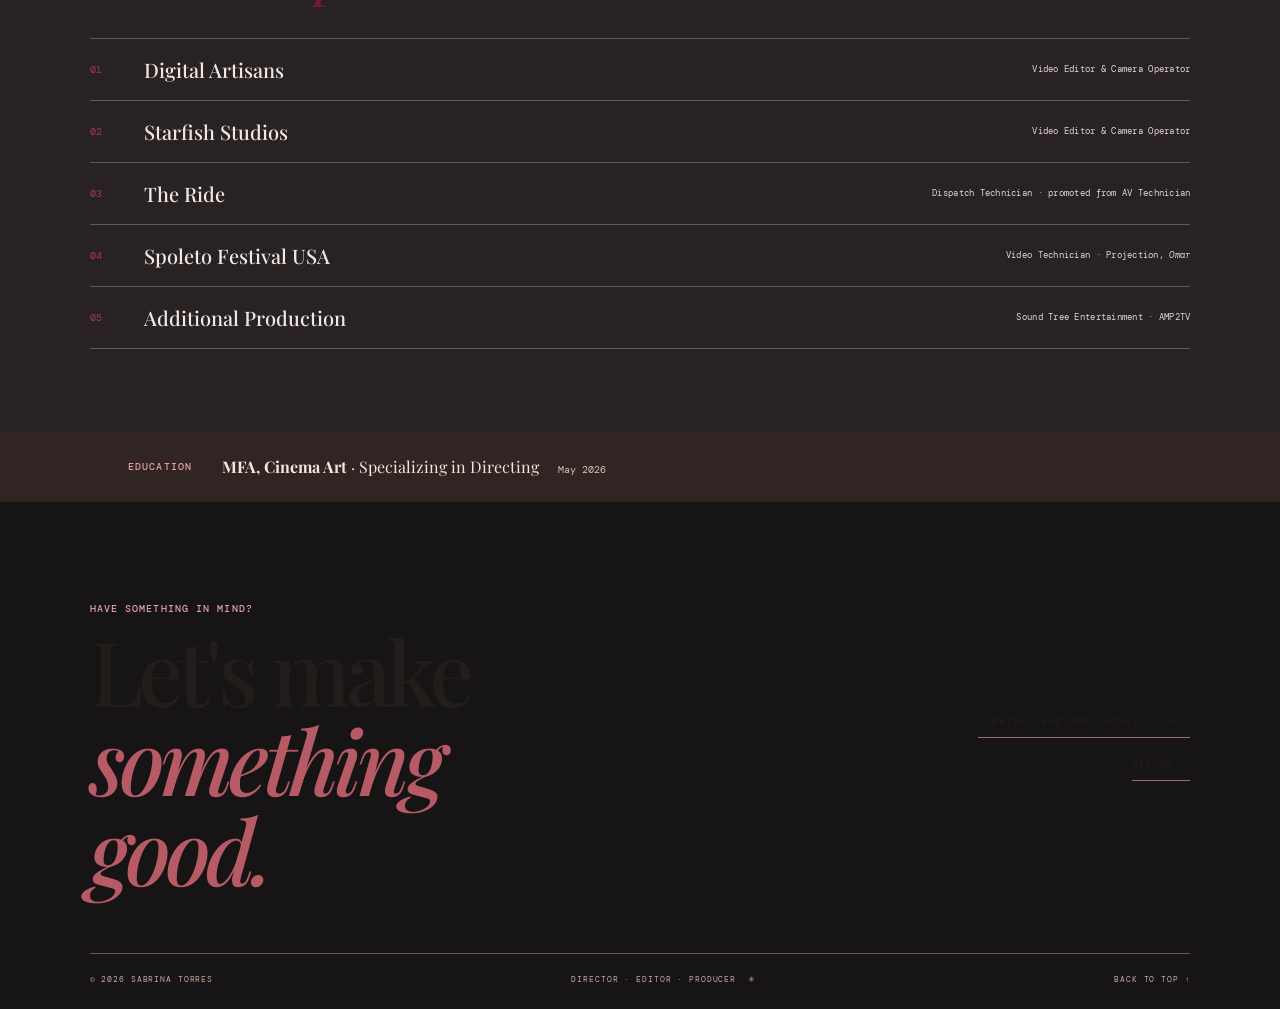
<file: final_work 2/Sabrina_Torres_Portfolio_Final_Clean/index.html>
<!doctype html>
<html lang="en"><head><meta charset="utf-8"><meta name="viewport" content="width=device-width,initial-scale=1"><meta name="description" content="Sabrina Torres — Director, Video Editor and Creative Producer based in New York City."><title>Sabrina Torres — Director · Editor · Creative Producer</title><link rel="preconnect" href="https://fonts.googleapis.com"><link rel="preconnect" href="https://fonts.gstatic.com" crossorigin><link href="https://fonts.googleapis.com/css2?family=DM+Mono:wght@400;500&family=DM+Sans:wght@400;500;600;700&family=Playfair+Display:ital,wght@0,500;0,600;0,700;1,500;1,600&display=swap" rel="stylesheet"><link rel="stylesheet" href="styles.css"></head>
<body><div class="grain"></div><header class="topbar"><a class="wordmark" href="#top">SABRINA TORRES<span>✳</span></a><nav><a href="#work">DIRECTING</a><a href="#editing">EDITING</a><a href="#in-development">CHERRY PIE</a><a href="#about">ABOUT</a><a href="#experience">EXPERIENCE</a><a href="#contact">CONTACT</a></nav><button class="menu" aria-label="Open menu">☰</button></header>
<main id="top"><section class="intro-bar"><p class="eyebrow">NEW YORK CITY</p><h1>Sabrina Torres</h1><p>DIRECTOR · VIDEO EDITOR · CREATIVE PRODUCER</p></section>
<section id="work" class="section work"><div class="section-head"><div><p class="eyebrow">01 / DIRECTING</p><h2>Selected <i>work.</i></h2></div></div>
<div class="work-grid directing-grid">
<article class="project" tabindex="0" data-title="Home Sweet Home" data-role="Director · Co-writer · Editor" data-description="Two sisters navigate the instability of their home life as they search for a way toward something better." data-year="Narrative film"><button class="project-image"><img src="assets/images/home-sweet-home-1.jpg" alt="Still from Home Sweet Home"><span class="view">VIEW PROJECT ↗</span></button><div class="project-meta"><div><h3>Home Sweet Home</h3><p>DIRECTOR · CO-WRITER · EDITOR</p></div></div></article>
<article class="project chimera" tabindex="0" data-title="Anatomy of a Chimera" data-role="Editor" data-description="Narrative editing focused on story, pacing, and the film's visual rhythm." data-year="Narrative film"><button class="project-image"><img src="assets/images/anatomy-of-a-chimera-poster.jpg" alt="Anatomy of a Chimera film poster"><span class="view">VIEW PROJECT ↗</span></button><div class="project-meta"><div><h3>Anatomy of a Chimera</h3><p>EDITOR</p></div></div></article>
<article class="project" tabindex="0" data-title="Experimental Shorts" data-role="Director · Camera · Editor · Sound Design" data-description="Three experimental shorts. The Super 8 short was runner-up at Super 8 Cinema Soirée XII (2023)." data-year="Experimental film"><button class="project-image"><div class="editorial-type"><span>EXPERIMENTAL FILM</span><strong>Moving<br><i>Images.</i></strong><small>SUPER 8 · SOUND · FORM</small></div><span class="view">VIEW PROJECT ↗</span></button><div class="project-meta"><div><h3>Experimental Shorts</h3><p>DIRECTOR · CAMERA · EDITOR · SOUND</p></div></div><div class="sample-links"><a href="https://www.youtube.com/watch?v=o5t6AOpwbuI&t=2s" target="_blank" rel="noopener">SHORT 01 ↗</a><a href="https://www.youtube.com/watch?v=TxEASve5XWc&t=2s" target="_blank" rel="noopener">SHORT 02 ↗</a><a href="https://www.youtube.com/watch?v=WhUypDS6erI&t=2s" target="_blank" rel="noopener">SUPER 8 ↗</a></div></article>
</div></section>
<section id="editing" class="section editing"><div class="section-head"><div><p class="eyebrow">02 / EDITING</p><h2>In the <i>edit.</i></h2></div></div><div class="editing-grid">
<article class="edit-card poster-card"><a href="assets/images/anatomy-of-a-chimera-poster.jpg" target="_blank"><img src="assets/images/anatomy-of-a-chimera-poster.jpg" alt="Anatomy of a Chimera poster"></a><h3>Anatomy of a Chimera</h3><p> NARRATIVE EDITING</p></article>
<article class="edit-card type-card"><a href="https://drive.google.com/file/d/18OftrFoysI0jeEqn1cOtuRpXeUdiCoju/view?usp=sharing" target="_blank" rel="noopener"><span>NARRATIVE FILM</span><strong>Story<br><i>in motion.</i></strong><small>OPEN FILM ↗</small></a><h3>Narrative Edit 01</h3><p>EDITOR</p></article>
<article class="edit-card type-card alt"><a href="https://drive.google.com/file/d/1BZKQTnTkpYuJHYd5IVyqkPgSYf-rxP0a/view?usp=share_link" target="_blank" rel="noopener"><span>NARRATIVE FILM</span><strong>Shape<br><i>the story.</i></strong><small>OPEN FILM ↗</small></a><h3>Narrative Edit 02</h3><p>EDITOR</p></article>
<article class="edit-card type-card"><a href="https://drive.google.com/file/d/1wmDgT8ys_X84u0F7wqhjBqIwDBvM5FgY/view?usp=share_link" target="_blank" rel="noopener"><span>NARRATIVE FILM</span><strong>Image<br><i>& rhythm.</i></strong><small>OPEN FILM ↗</small></a><h3>Narrative Edit 03</h3><p>EDITOR · DIRECTOR</p></article>
<article class="edit-card type-card digital-card"><a href="https://youtu.be/0yVaSK5VNjI?t=2" target="_blank" rel="noopener"><span>DIGITAL CONTENT</span><strong>Digital<br><i>Artisans.</i></strong><small>WATCH SAMPLES ↗</small></a><h3>Digital Artisans</h3><p>VIDEO EDITOR · CAMERA OPERATOR</p><div class="sample-links"><a href="https://youtu.be/0yVaSK5VNjI?t=2" target="_blank">01 ↗</a><a href="https://youtu.be/NFMvCt2OvJw?t=2" target="_blank">02 ↗</a><a href="https://youtu.be/iHUzslEbo4o?t=2" target="_blank">03 ↗</a><a href="https://youtu.be/_XONNIxSC6I?t=2" target="_blank">04 ↗</a></div></article>
<article class="edit-card abc-card"><a href="assets/videos/Op7DoorSpecDate20WABC.mp4" target="_blank"><img src="assets/images/abc7-studio.jpg" alt="ABC7 studio"><span>PLAY PROMO ↗</span></a><h3>ABC7</h3><p>PROMOTIONS · EDITING & COPY</p></article>
</div></section>
<section id="in-development" class="section in-development"><div class="section-head"><div><p class="eyebrow">02 / IN DEVELOPMENT</p><h2>Next up: <i>Cherry Pie.</i></h2></div></div><div class="cherry-gallery"><button class="cherry-still" type="button" data-title="Cherry Pie" data-role="Director · Co-writer" data-description="A comedy-drama following two diner waitresses, Lucia and Xanthi, whose friendship is tested as Lucia faces uncertainty about her future in the United States. Currently in development." data-year="In development"><img src="assets/images/cherry-pie-still-01.jpg" alt="Xanthi and Lucia sitting together"><span>01</span></button><button class="cherry-still" type="button" data-title="Cherry Pie" data-role="Director · Co-writer" data-description="Lucia at work in the diner." data-year="In development"><img src="assets/images/cherry-pie-still-02.jpg" alt="Lucia at work in the diner"><span>02</span></button><button class="cherry-still" type="button" data-title="Cherry Pie" data-role="Director · Co-writer" data-description="Lucia and Xanthi share a moment behind the counter." data-year="In development"><img src="assets/images/cherry-pie-still-03.jpg" alt="Lucia and Xanthi behind the counter"><span>03</span></button><button class="cherry-still" type="button" data-title="Cherry Pie" data-role="Director · Co-writer" data-description="Xanthi serving customers in the diner." data-year="In development"><img src="assets/images/cherry-pie-still-04.jpg" alt="Xanthi serving customers"><span>04</span></button></div><p class="cherry-credit">CHERRY PIE · DIRECTOR / CO-WRITER · CURRENTLY IN DEVELOPMENT</p></section>
<section id="about" class="about section"><div class="about-label"><p class="eyebrow">ABOUT ME</p><img class="about-headshot" src="assets/images/sabrina-headshot.jpg" alt="Sabrina Torres"></div><div class="about-copy"><h2>About <i>Sabrina.</i></h2><p>I'm interested in the many moving parts that go into making a project come to life. With a background in directing, my work includes narrative film, documentary, and commercial video editing, as well as digital content and creative production.</p><p>I enjoy the balance of creative thinking and practical problem solving that goes into making an idea real. I'm detail oriented, tend to think a few steps ahead, and like working with people from different backgrounds and disciplines.</p><a class="underlink" href="assets/Sabrina_Torres_Resume.pdf" target="_blank" rel="noopener">VIEW RESUME <span>↗</span></a></div></section>
<section id="experience" class="experience section"><div class="section-head"><div><p class="eyebrow">04 / WHERE I'VE WORKED</p><h2>Selected <i>experience.</i></h2></div></div><div class="experience-list"><div><span>01</span><b>Digital Artisans</b><small>Video Editor & Camera Operator</small></div><div><span>02</span><b>Starfish Studios</b><small>Video Editor & Camera Operator</small></div><div><span>03</span><b>The Ride</b><small>Dispatch Technician · promoted from AV Technician</small></div><div><span>04</span><b>Spoleto Festival USA</b><small>Video Technician · Projection, <i>Omar</i></small></div><div><span>05</span><b>Additional Production</b><small>Sound Tree Entertainment · AMP2TV</small></div></div></section>
<section class="education"><p class="eyebrow">EDUCATION</p><p><b>MFA, Cinema Art</b> · Specializing in Directing <span>May 2026</span></p></section>
<footer id="contact" class="footer"><div><p class="eyebrow">HAVE SOMETHING IN MIND?</p><h2>Let's make<br><i>something good.</i></h2></div><div class="contact-links"><a href="mailto:Sabrinatorres08017@gmail.com">SABRINATORRES08017@GMAIL.COM ↗</a><a href="assets/Sabrina_Torres_Resume.pdf" target="_blank">RESUME ↗</a></div><div class="footer-bottom"><span>© 2026 SABRINA TORRES</span><span>DIRECTOR · EDITOR · PRODUCER&nbsp; ✳</span><a href="#top">BACK TO TOP ↑</a></div></footer></main>
<div class="modal" aria-hidden="true"><div class="modal-panel" role="dialog" aria-modal="true" aria-labelledby="modal-title"><button class="modal-close" aria-label="Close">×</button><p class="eyebrow">PROJECT NOTES</p><h2 id="modal-title"></h2><p class="modal-role"></p><p class="modal-description"></p><p class="modal-year"></p></div></div><script src="script.js"></script></body></html>
</file>
<file: final_work 2/styles.css>
@import url('https://fonts.googleapis.com/css2?family=DM+Mono:wght@400;500&family=DM+Sans:wght@400;500;600;700&family=Playfair+Display:ital,wght@0,500;0,600;0,700;1,500;1,600&display=swap');
:root{--ink:#f3eee8;--wine:#781a2b;--rose:#a83b4b;--pink:#781a2b;--cream:#211d1b;--paper:#2b2523;--line:#51433f;--muted:#b9aaa1;--mono:'DM Mono',monospace;--sans:'DM Sans',sans-serif;--serif:'Playfair Display',serif}*{box-sizing:border-box}html{scroll-behavior:smooth}body{margin:0;background:var(--cream);color:var(--ink);font-family:var(--sans);overflow-x:hidden}.grain{position:fixed;inset:0;pointer-events:none;z-index:10;opacity:.12;background-image:url("data:image/svg+xml,%3Csvg viewBox='0 0 180 180' xmlns='http://www.w3.org/2000/svg'%3E%3Cfilter id='n'%3E%3CfeTurbulence type='fractalNoise' baseFrequency='.9' numOctaves='3' stitchTiles='stitch'/%3E%3C/filter%3E%3Crect width='100%25' height='100%25' filter='url(%23n)' opacity='.18'/%3E%3C/svg%3E")}.topbar{height:70px;padding:0 max(6vw, calc((100vw - 1320px)/2));display:flex;align-items:center;justify-content:space-between;border-bottom:1px solid var(--line);background:#211c1d;position:sticky;top:0;z-index:9}.wordmark{text-decoration:none;color:var(--ink);font-weight:700;letter-spacing:.15em;font-size:12px}.wordmark span{color:var(--wine);margin-left:6px}.topbar nav{display:flex;gap:34px}.topbar nav a,.eyebrow,.roles,.underlink,.project-meta p,.section-note,.portrait-caption,.vertical-note,.spot-links,.experience-list small,.footer-bottom,.education .eyebrow{font-family:var(--mono);font-size:10px;letter-spacing:.11em;text-decoration:none;color:var(--muted)}.topbar nav a{color:var(--ink)}.menu{display:none;border:0;background:none;font-size:22px;color:var(--ink)}.hero{min-height:570px;padding:68px max(8vw, calc((100vw - 1220px)/2)) 62px;display:grid;grid-template-columns:1.15fr .85fr;gap:5vw;align-items:center;position:relative;background:#292224}.eyebrow{color:var(--wine);font-weight:500}.hero .kicker{font:italic 25px/1.3 var(--serif);margin:32px 0 10px;color:var(--muted)}h1{font:600 clamp(66px,7.2vw,104px)/.9 var(--serif);letter-spacing:-.075em;margin:0;color:var(--ink)}h1 i,h2 i{color:var(--wine);font-weight:500}.roles{margin:30px 0 20px;color:var(--wine);font-size:9px}.roles b{padding:0 8px;color:var(--rose)}.intro{max-width:400px;color:#c1b2aa;line-height:1.8;font-size:14px}.underlink{display:inline-flex;gap:24px;align-items:center;color:var(--wine);border-bottom:1px solid var(--rose);padding:12px 0;margin-top:20px}.underlink span{font-size:17px}.portrait-block{width:min(100%,315px);justify-self:end;position:relative}.portrait-frame{padding:0;background:#302522;transform:none;box-shadow:0 18px 45px #09070866}.portrait-frame img{display:block;width:100%;height:405px;object-fit:cover;object-position:center 34%;filter:saturate(.92)}.portrait-caption{display:block;text-align:left;margin-top:12px;color:var(--muted);font-size:8px}.vertical-note{position:absolute;right:-28px;top:30%;writing-mode:vertical-rl;color:var(--wine);font-size:8px}.hero-stamp{position:absolute;right:4vw;bottom:34px;font:italic 28px var(--serif);color:#b98b83;text-align:center;opacity:.8}.hero-stamp small{font:9px var(--mono);letter-spacing:.2em}.ticker{background:var(--wine);color:#f8eee4;overflow:hidden;white-space:nowrap;padding:14px 0;font:10px var(--mono);letter-spacing:.18em}.ticker span{display:inline-block;animation:marquee 36s linear infinite}@keyframes marquee{to{transform:translateX(-50%)}}.section{padding:88px max(8vw, calc((100vw - 1220px)/2))}.work{background:var(--cream)}.section-head{display:flex;justify-content:space-between;align-items:end;margin-bottom:54px}.section-head h2,.about h2,.footer h2{font:500 clamp(42px,4.7vw,64px)/1 var(--serif);letter-spacing:-.055em;margin:10px 0}.section-note{line-height:1.8;text-align:right}.work-grid{display:grid;grid-template-columns:1.15fr .85fr;gap:54px 6vw;align-items:start}.project{min-width:0;cursor:pointer}.project-poster{margin-top:72px}.project-wide{grid-column:1/-1;width:78%;margin-left:11%}.project-image{width:100%;border:0;padding:0;background:var(--pink);display:block;position:relative;overflow:hidden;cursor:pointer}.project-image img{width:100%;height:100%;max-height:470px;aspect-ratio:1.5;object-fit:cover;display:block;transition:transform .7s cubic-bezier(.2,.7,.2,1),filter .5s}.project-poster .project-image img{aspect-ratio:4/5;object-fit:cover}.project-wide .project-image img{aspect-ratio:2.15}.project-image:after{content:'';position:absolute;inset:0;background:linear-gradient(0deg,#2b151c55,transparent 50%);opacity:.6}.project:hover .project-image img,.project:focus-within .project-image img{transform:scale(1.035)}.view{position:absolute;bottom:20px;right:20px;color:white;font:9px var(--mono);letter-spacing:.12em;z-index:1;opacity:0;transition:opacity .3s}.project:hover .view,.project:focus-within .view{opacity:1}.project-meta{display:flex;justify-content:space-between;align-items:start;padding:16px 0;border-bottom:1px solid var(--line)}.project-meta h3{font:500 22px var(--serif);margin:0 0 7px}.project-meta p{font-size:8px;color:var(--wine);margin:0}.project-meta>span{font:11px var(--mono);color:var(--rose)}.digital .project-image{min-height:270px;background:var(--wine);display:grid;place-items:center}.digital-type{font:700 clamp(55px,9vw,110px)/.75 var(--sans);letter-spacing:-.09em;color:#f5e9df;text-align:center;transform:rotate(-5deg)}.digital-type i{font:italic 500 .7em var(--serif);color:#d4a1a0}.about{background:#2b2523;display:grid;grid-template-columns:.7fr 1.3fr;gap:8vw;position:relative}.about-label{display:flex;flex-direction:column;justify-content:space-between}.ornament{font-size:75px;color:var(--wine);font-family:var(--serif)}.about h2{margin-top:0;margin-bottom:34px}.about-copy p{max-width:650px;line-height:1.85;color:#d0c1b9;font-size:14px}.about-copy .underlink{margin-top:16px}.experience{background:var(--paper)}.experience-feature{display:grid;grid-template-columns:1.1fr .9fr;gap:6vw;align-items:center;margin:0 0 60px}.abc-image{background:#ddd}.abc-image img{display:block;width:100%;aspect-ratio:1.4;object-fit:cover}.abc-copy h3{font:700 82px/.9 var(--sans);letter-spacing:-.1em;margin:12px 0;color:var(--ink)}.abc-copy h3 span{color:var(--wine)}.experience-role{font:italic 22px var(--serif);color:var(--wine);margin:0 0 20px}.abc-copy>p:not(.eyebrow):not(.experience-role){font-size:13px;line-height:1.8;color:#c1b2aa;max-width:390px}.spot-links{display:flex;gap:10px 18px;flex-wrap:wrap;margin-top:25px}.spot-links a{color:var(--wine);text-decoration:none;border-bottom:1px solid var(--rose);padding-bottom:5px;font-size:8px}.experience-list{border-top:1px solid var(--line)}.experience-list>div{display:grid;grid-template-columns:55px 1fr 1.3fr;align-items:center;padding:17px 0;border-bottom:1px solid var(--line)}.experience-list span{font:10px var(--mono);color:var(--rose)}.experience-list b{font:500 20px var(--serif)}.experience-list small{text-align:right;font-size:9px;letter-spacing:.03em}.onset{display:none}.onset img{width:100%;display:block;box-shadow:9px 9px 0 var(--pink)}.onset p{font:9px var(--mono);letter-spacing:.13em;color:var(--wine);text-align:center}.onset p span{font-size:14px}.education{padding:25px 10vw;background:#302522;display:flex;align-items:center;gap:30px}.education .eyebrow{margin:0}.education p:last-child{font:16px var(--serif);margin:0}.education span{font:10px var(--mono);color:var(--muted);margin-left:15px}.footer{background:var(--ink);color:var(--cream);padding:90px 10vw 25px;display:grid;grid-template-columns:1fr 1fr;gap:50px}.footer .eyebrow{color:#b65a65}.footer h2{font-size:clamp(55px,7vw,90px)}.footer h2 i{color:#b65a65}.contact-links{display:flex;flex-direction:column;align-items:flex-end;justify-content:center;gap:20px}.contact-links a{font:10px var(--mono);letter-spacing:.1em;color:var(--cream);text-decoration:none;border-bottom:1px solid #98716f;padding-bottom:9px}.footer-bottom{grid-column:1/-1;border-top:1px solid #6a5450;padding-top:20px;display:flex;justify-content:space-between;color:#c5a9a0;font-size:8px}.footer-bottom a{color:inherit;text-decoration:none}.modal{position:fixed;inset:0;background:#211716b8;display:none;place-items:center;padding:20px;z-index:20}.modal.open{display:grid}.modal-panel{background:var(--paper);max-width:540px;width:100%;padding:48px;position:relative;box-shadow:0 18px 55px #09070888}.modal-close{position:absolute;right:18px;top:12px;border:0;background:none;font-size:30px;color:var(--wine);cursor:pointer}.modal-panel h2{font:500 44px var(--serif);margin:12px 0}.modal-role,.modal-year{font:9px var(--mono);letter-spacing:.1em;color:var(--wine)}.modal-description{font-size:14px;line-height:1.8;color:#d0c1b9}.modal-year{color:var(--muted)}
@media(max-width:760px){.topbar{height:64px;padding:0 6vw}.topbar nav{display:none;position:absolute;top:64px;left:0;right:0;background:var(--cream);padding:24px 6vw;flex-direction:column;gap:20px;border-bottom:1px solid var(--line)}.topbar nav.open{display:flex}.menu{display:block}.hero{padding:65px 7vw 70px;grid-template-columns:1fr;gap:45px;min-height:0}.hero .kicker{font-size:21px;margin-top:18px}h1{font-size:clamp(76px,20vw,120px)}.portrait-block{justify-self:center;width:75%;max-width:330px}.portrait-frame img{height:360px}.vertical-note{right:-22px}.hero-stamp{right:6vw;bottom:20px}.section{padding:75px 7vw}.section-head{display:block;margin-bottom:35px}.section-note{text-align:left;margin-top:20px}.work-grid{grid-template-columns:1fr;gap:40px}.project-poster{margin-top:0;width:78%;margin-left:auto}.project-wide{width:100%;margin-left:0}.project-image img{max-height:350px}.project-poster .project-image img{max-height:430px}.project-meta h3{font-size:22px}.about{grid-template-columns:1fr;gap:30px}.about-label{flex-direction:row;align-items:center}.ornament{font-size:45px}.experience-feature{grid-template-columns:1fr;gap:30px}.abc-copy h3{font-size:70px}.experience-list>div{grid-template-columns:32px 1fr;gap:8px}.experience-list small{grid-column:2;text-align:left}.onset{width:190px;margin-top:55px}.education{padding:22px 7vw;display:block}.education p:last-child{margin-top:10px;line-height:1.6}.education span{display:block;margin:5px 0}.footer{padding:70px 7vw 24px;grid-template-columns:1fr;gap:25px}.contact-links{align-items:flex-start}.footer-bottom{gap:12px;flex-wrap:wrap}.modal-panel{padding:38px 28px}.modal-panel h2{font-size:36px}}

/* Refined, professional romantic editorial direction */
.hero{background:#292224}.hero .kicker{font:500 10px var(--mono);letter-spacing:.16em;color:var(--rose);margin:0 0 28px}.hero h1{color:#f0e8df}.hero h1 i{color:#9b3443}.topbar nav a{color:#e7ddd5}.ticker{background:#59313b}.about{background:#302522}.about h2{color:#f0e8df}.experience{background:#292224}.abc-copy h3,.experience-list b{color:#f0e8df}.education{background:#302522;color:#f0e8df}.footer{background:#171415}.project-image{background:#38292e}.project-image img{filter:saturate(.88)}.editorial-type{min-height:300px;display:flex;flex-direction:column;align-items:flex-start;justify-content:space-between;text-align:left;padding:clamp(28px,5vw,64px);color:#f0e8df;background:linear-gradient(135deg,#781a2b,#302522);width:100%}.editorial-type span,.editorial-type small{font:9px var(--mono);letter-spacing:.16em;color:#d7b9b2}.editorial-type strong{font:500 clamp(58px,9vw,112px)/.86 var(--serif);letter-spacing:-.06em}.editorial-type strong i{color:#b65a65;font-weight:500}.digital .project-image{background:#781a2b}.experience-list>div{border-color:var(--line)}.abc-image{background:#302522}
@media(max-width:760px){.portrait-frame img{height:380px}.editorial-type{min-height:240px}.project-wide{width:100%;margin-left:0}}

/* Final proportion and color pass: crimson from Sabrina's portrait, not pink */
:root{--wine:#781a2b;--rose:#a83b4b;--pink:#781a2b}
.hero{min-height:550px}
.hero-copy{max-width:620px}
.hero .eyebrow{margin-bottom:20px}
.hero .kicker{margin-bottom:20px;color:#b65a65}
.hero h1{font-size:clamp(64px,7vw,100px);line-height:.91}
.intro{max-width:440px;font-size:13px;line-height:1.75}
.portrait-block{width:min(100%,300px)}
.portrait-frame{background:#781a2b;box-shadow:0 18px 48px #09070755}
.portrait-frame img{height:390px;object-position:center 34%}
.portrait-caption{letter-spacing:.16em}
.ticker{background:#781a2b}
.project-image{background:#302522}
.project-meta p,.underlink,.spot-links a{color:#b65a65}
.about{background:#302522}
.abc-copy h3 span{color:#a83b4b}
.experience-role{color:#b65a65}
.footer h2 i{color:#b65a65}
@media(min-width:761px){.hero{grid-template-columns:minmax(0,1.15fr) minmax(260px,.85fr)}.portrait-block{justify-self:center}.hero-stamp{right:5vw}.section{padding-top:82px;padding-bottom:82px}}
@media(max-width:760px){.hero{padding:58px 7vw 62px}.hero h1{font-size:clamp(62px,16vw,92px)}.portrait-block{width:72%;max-width:290px}.portrait-frame img{height:360px}.section{padding:68px 7vw}}

/* Width and edge-safety pass: keep every section inside the viewport */
html, body { width:100%; max-width:100%; overflow-x:clip; }
img, video, iframe, svg { max-width:100%; }
.topbar { width:100%; padding-left:clamp(22px,5vw,84px); padding-right:clamp(22px,5vw,84px); }
.hero { width:100%; padding-left:clamp(24px,7vw,104px); padding-right:clamp(24px,7vw,104px); grid-template-columns:minmax(0,1.15fr) minmax(0,.85fr); }
.hero-copy,.portrait-block,.section>*,.experience-feature>*,.project,.project-meta,.about-copy,.abc-copy,.footer>* { min-width:0; }
.vertical-note { right:8px; }
.hero-stamp { right:clamp(22px,4vw,60px); }
.section { width:100%; padding-left:clamp(24px,7vw,104px); padding-right:clamp(24px,7vw,104px); }
.work-grid { grid-template-columns:minmax(0,1.15fr) minmax(0,.85fr); }
.project-wide { max-width:100%; }
.project-image,.project-image img { max-width:100%; }
.experience-list>div { grid-template-columns:44px minmax(0,1fr) minmax(0,1.3fr); column-gap:14px; }
.experience-list small { overflow-wrap:anywhere; }
.footer { width:100%; padding-left:clamp(24px,7vw,104px); padding-right:clamp(24px,7vw,104px); }
@media(max-width:900px) and (min-width:761px) {
 .hero { grid-template-columns:minmax(0,1fr) minmax(220px,.72fr); gap:4vw; }
 .hero h1 { font-size:clamp(58px,7vw,78px); }
 .portrait-block { width:min(100%,260px); }
 .portrait-frame img { height:340px; }
 .experience-list>div { grid-template-columns:36px minmax(0,1fr); }
 .experience-list small { grid-column:2; text-align:left; }
}
@media(max-width:760px) {
 .hero,.section,.footer { padding-left:22px; padding-right:22px; }
 .work-grid { grid-template-columns:minmax(0,1fr); }
 .project-poster { width:100%; margin-left:0; }
 .experience-list>div { grid-template-columns:28px minmax(0,1fr); }
}

/* Final readability and interaction pass */
:root{--muted:#d2c5bd;--line:#655651}
.eyebrow,.project-meta p,.project-meta>span,.underlink,.spot-links a,.experience-role,.modal-role,.cherry-credit{color:#e0a0a4!important}
.section-note,.about-copy p,.abc-copy>p:not(.eyebrow):not(.experience-role),.experience-list small{color:#e0d6d0!important}
.ticker{background:#781a2b;padding:15px 7vw;text-align:center;overflow:hidden}
.ticker span{display:block;white-space:normal;font:10px var(--mono);letter-spacing:.17em;color:#fff4ed}
.about h2{font-size:clamp(35px,4vw,54px)}
.about-copy p{font-size:14px;line-height:1.85}
.spot-links a,.sample-links a{color:#f0c5c2!important;border-color:#b65a65!important}
.sample-links{display:flex;flex-wrap:wrap;gap:10px 18px;padding:12px 0 4px}
.sample-links a{font:9px var(--mono);letter-spacing:.08em;text-decoration:none;border-bottom:1px solid;padding-bottom:5px}
.in-development{background:#211d1b}
.cherry-gallery{display:grid;grid-template-columns:repeat(2,minmax(0,1fr));gap:18px;margin-top:28px}
.cherry-still{display:block;position:relative;padding:0;border:0;background:#302522;cursor:pointer;overflow:hidden;text-align:left}
.cherry-still img{display:block;width:100%;aspect-ratio:16/8.5;object-fit:cover;transition:transform .45s ease}
.cherry-still:hover img,.cherry-still:focus-visible img{transform:scale(1.025)}
.cherry-still span{position:absolute;left:14px;bottom:12px;color:white;background:#211d1bcc;padding:5px 8px;font:10px var(--mono)}
.cherry-credit{font:9px var(--mono);letter-spacing:.12em;margin-top:22px}
.project,.cherry-still{outline-offset:4px}
@media(max-width:760px){.cherry-gallery{grid-template-columns:1fr}.cherry-still img{aspect-ratio:16/9}.sample-links{gap:12px}.ticker{padding:14px 22px}.ticker span{line-height:1.7}}

/* Clean final layout: work first, equal emphasis on directing and editing */
.intro-bar{padding:38px clamp(24px,7vw,104px) 30px;background:#292224;color:#f0e8df;border-bottom:1px solid #554345}
.intro-bar .eyebrow{margin:0 0 12px;color:#e0a0a4;font:9px var(--mono);letter-spacing:.16em}
.intro-bar h1{font:500 clamp(38px,5vw,64px)/1 var(--serif);margin:0 0 12px;letter-spacing:-.04em}
.intro-bar>p:last-child{font:9px var(--mono);letter-spacing:.16em;color:#e0d6d0;margin:0}
.topbar{position:sticky;top:0;z-index:10;background:#211d1b}
.hero,.ticker{display:none!important}
.section-head{margin-bottom:28px}
.section-head .eyebrow{margin-bottom:9px}
.section-head h2{font-size:clamp(34px,4vw,54px)}
.work-grid.directing-grid{display:grid;grid-template-columns:repeat(3,minmax(0,1fr));gap:24px;align-items:start}
.directing-grid .project{width:100%;margin:0}
.directing-grid .project-image{height:clamp(190px,24vw,330px);overflow:hidden}
.directing-grid .project-image img{width:100%;height:100%;object-fit:cover;display:block}
.directing-grid .chimera .project-image{background:#eee6dc}
.directing-grid .chimera .project-image img{object-fit:contain;padding:10px}
.directing-grid .project-meta{padding-top:13px}
.directing-grid .project-meta h3{font-size:clamp(17px,1.6vw,22px)}
.editing{background:#211d1b}
.editing-grid{display:grid;grid-template-columns:repeat(3,minmax(0,1fr));gap:26px 22px}
.edit-card{min-width:0}
.edit-card h3{font:500 20px var(--serif);color:#f0e8df;margin:12px 0 4px}
.edit-card>p{font:9px var(--mono);letter-spacing:.11em;color:#e0a0a4;margin:0}
.edit-card>a{height:clamp(170px,19vw,250px);display:block;position:relative;overflow:hidden;background:#302522}
.edit-card>a img{width:100%;height:100%;object-fit:cover;display:block;transition:transform .35s}
.edit-card>a:hover img{transform:scale(1.03)}
.poster-card>a{background:#eee6dc}
.poster-card>a img{object-fit:contain;padding:8px}
.type-card>a{padding:20px 22px;color:#f0e8df;text-decoration:none;display:flex;flex-direction:column;justify-content:space-between;background:linear-gradient(140deg,#781a2b,#302522)}
.type-card.alt>a{background:linear-gradient(140deg,#51403b,#211d1b)}
.type-card.digital-card>a{background:linear-gradient(140deg,#781a2b,#4a2027)}
.type-card>a span,.type-card>a small{font:9px var(--mono);letter-spacing:.13em;color:#f1c9c6}
.type-card>a strong{font:500 clamp(35px,4vw,58px)/.9 var(--serif);letter-spacing:-.04em}
.type-card>a strong i{color:#e0a0a4}
.abc-card>a img{filter:brightness(.82);}
.abc-card>a span{position:absolute;left:16px;bottom:14px;color:#fff;font:9px var(--mono);letter-spacing:.12em}
.edit-card .sample-links{padding:10px 0 0;gap:12px}
.edit-card .sample-links a{color:#f0c5c2;text-decoration:none;font:9px var(--mono);border-bottom:1px solid #b65a65;padding-bottom:4px}
.about{grid-template-columns:.65fr 1.35fr;gap:8vw;align-items:start}
.about-label{display:flex;flex-direction:column;align-items:flex-start;gap:18px}
.about-headshot{width:min(100%,220px);aspect-ratio:4/5;object-fit:cover;object-position:center 30%;display:block}
.about-copy h2{margin-top:0}
.about-copy p{max-width:650px}
.experience .section-head{margin-bottom:24px}
.experience-list>div{grid-template-columns:40px 1fr 1.3fr}
.in-development .section-head{margin-bottom:18px}
.cherry-gallery{grid-template-columns:repeat(4,minmax(0,1fr));gap:12px}
.cherry-still img{aspect-ratio:4/5;object-fit:cover}
.cherry-credit{margin-top:14px}
@media(max-width:760px){.intro-bar{padding:28px 22px 24px}.work-grid.directing-grid,.editing-grid{grid-template-columns:1fr 1fr;gap:24px 14px}.directing-grid .project-image{height:210px}.edit-card>a{height:175px}.type-card>a{padding:15px}.type-card>a strong{font-size:35px}.cherry-gallery{grid-template-columns:repeat(2,minmax(0,1fr))}.about{grid-template-columns:1fr;gap:25px}.about-label{flex-direction:row;align-items:center}.about-headshot{width:115px;aspect-ratio:1;object-position:center 25%}.experience-list>div{grid-template-columns:28px 1fr}.experience-list small{grid-column:2;text-align:left}}
@media(max-width:440px){.work-grid.directing-grid,.editing-grid{grid-template-columns:1fr}.directing-grid .project-image,.edit-card>a{height:230px}.cherry-gallery{grid-template-columns:1fr 1fr}}

/* Final requested refinements */
.section-head h2{font-family:var(--mono);font-size:clamp(20px,2.3vw,30px);font-weight:500;letter-spacing:.14em}
.section-head .eyebrow{font-size:8px;color:#b65a65}
.directing-grid .project-image{height:clamp(220px,25vw,340px)}
.directing-grid .outside-placeholder .project-image{background:linear-gradient(135deg,#6e1d2b,#302522);display:grid;place-items:center}
.placeholder-art,.experimental-art{width:100%;height:100%;display:flex;flex-direction:column;justify-content:space-between;padding:clamp(22px,3vw,40px);color:#f5eee7;text-align:left}
.placeholder-art span,.experimental-art span,.experimental-art small{font:9px var(--mono);letter-spacing:.16em;color:#e6c7c0}
.placeholder-art strong,.experimental-art strong{font:500 clamp(38px,5vw,68px)/.95 var(--serif);letter-spacing:-.04em}
.experimental-art{background:linear-gradient(145deg,#4a292b,#171415)}
.experimental-art strong i{color:#c16c72;font-weight:500}
.editing-grid .poster-card>a{height:clamp(220px,25vw,340px);background:#eee6dc}
.editing-grid .poster-card>a img{object-fit:contain;padding:10px}
.editing-grid .edit-card>a{height:clamp(220px,25vw,340px)}
.about{grid-template-columns:1fr 1.5fr;gap:6vw}
.about-label{align-items:center;justify-content:flex-start}
.about-headshot{width:min(100%,230px);margin:0 auto;object-position:center 30%}
.footer{color:#f5eee7}
.footer .eyebrow{color:#efb7b3}
.footer h2{color:#f5eee7}
.footer h2 i{color:#efb7b3}
.contact-label{font:10px var(--mono);letter-spacing:.16em;color:#efb7b3}
.contact-links a{color:#fff7ef!important;font-size:11px;letter-spacing:.08em;border-color:#c98b89}
.footer-bottom,.footer-bottom a{color:#e8d8d0!important}
.footer-bottom{border-color:#806b67}
@media(max-width:760px){.about-label{align-items:center;justify-content:flex-start}.about-headshot{margin:0;width:125px}.section-head h2{font-size:22px}}

/* Final review adjustments */
.about-label{align-items:flex-start!important;justify-content:flex-start!important}
.about-headshot{margin:0!important}
/* Keep the Cherry Pie production stills fully visible, without cropping. */
.cherry-gallery{grid-template-columns:repeat(2,minmax(0,1fr))!important;gap:18px!important}
.cherry-still img{width:100%;height:auto!important;aspect-ratio:1360/640!important;object-fit:contain!important;background:#211d1b}
@media(max-width:760px){.cherry-gallery{grid-template-columns:1fr 1fr!important;gap:10px!important}.cherry-still img{aspect-ratio:1360/640!important;object-fit:contain!important}}
</file>
<file: Sabrina_Torres_Portfolio_Starter 5/styles.css>
:root{--ink:#25231f;--muted:#77736c;--paper:#f6f3ed;--cream:#e9e2d6;--rust:#9d563f;--line:#d8d0c4;--serif:'Playfair Display',Georgia,serif;--sans:'DM Sans',Arial,sans-serif}*{box-sizing:border-box}html{scroll-behavior:smooth}body{margin:0;background:var(--paper);color:var(--ink);font-family:var(--sans);font-size:15px;line-height:1.65}a{color:inherit;text-decoration:none}.section{width:min(1160px,calc(100% - 64px));margin:0 auto}.site-header{height:78px;padding:0 max(32px,calc((100vw - 1160px)/2));display:flex;align-items:center;justify-content:space-between;border-bottom:1px solid var(--line);background:var(--paper)}.wordmark{font-size:12px;font-weight:700;letter-spacing:.16em}.wordmark span,.section-heading h2 span{color:var(--rust)}.nav{display:flex;gap:32px;font-size:12px;letter-spacing:.08em;text-transform:uppercase}.nav a:hover,.linkedin:hover{color:var(--rust)}.menu-toggle{display:none}.hero{min-height:620px;padding:90px 0 80px;display:grid;grid-template-columns:1fr .88fr;gap:8%;align-items:center;position:relative}.eyebrow{font-size:10px;letter-spacing:.19em;text-transform:uppercase;color:var(--rust);font-weight:700;margin:0 0 18px}.hero h1{font:600 clamp(64px,8vw,112px)/.98 var(--serif);letter-spacing:-.055em;margin:0 0 24px}.hero h1 em,.section-heading h2 em,.feature-copy h3 em,.about-copy h2 em,.contact h2 em{font-weight:500;color:var(--rust)}.hero-roles{font-size:13px;letter-spacing:.035em;margin:0 0 24px}.hero-roles span{color:var(--rust);padding:0 6px}.hero-intro{max-width:490px;color:#5d5952;font-size:15px;line-height:1.85;margin-bottom:28px}.text-link{display:inline-flex;gap:22px;align-items:center;border-bottom:1px solid var(--rust);padding-bottom:8px;font-size:12px;font-weight:600;letter-spacing:.04em}.text-link span{color:var(--rust);font-size:17px}.hero-image-wrap{position:relative}.hero-image{width:100%;height:440px;object-fit:cover;object-position:50% 42%;display:block;filter:saturate(.86)}.image-caption{position:absolute;bottom:-13px;right:0;background:var(--ink);color:white;padding:9px 14px;font-size:9px;letter-spacing:.13em}.hero-index{position:absolute;right:0;bottom:30px;font-size:9px;letter-spacing:.16em;line-height:1.8;color:#9b9489;text-align:right}.work{padding:100px 0 90px;border-top:1px solid var(--line)}.section-heading{display:flex;justify-content:space-between;align-items:end;gap:40px;margin-bottom:48px}.section-heading h2{font:500 clamp(42px,5vw,65px)/1.05 var(--serif);letter-spacing:-.035em;margin:0}.section-aside{max-width:330px;color:var(--muted);font-size:13px;margin:0 0 5px}.feature-project{display:grid;grid-template-columns:.75fr 1.25fr;gap:7%;align-items:center;margin-bottom:28px;background:#eee8de;padding:34px}.feature-project img{width:100%;height:320px;object-fit:cover;object-position:center 42%}.feature-copy h3{font:500 clamp(38px,4vw,54px)/1.05 var(--serif);margin:0 0 20px}.feature-copy p:not(.eyebrow){font-size:13px;color:#5d5952;line-height:1.85}.credit,.film-card small{font-size:9px;letter-spacing:.13em;color:var(--rust);font-weight:700}.video-grid{display:grid;grid-template-columns:repeat(2,1fr);gap:22px}.video-card video{display:block;width:100%;background:#181818;aspect-ratio:16/9}.video-card p{font-size:11px;color:var(--muted);margin:8px 0 0}.project-section{padding-top:88px}.project-heading{max-width:650px;margin-bottom:30px}.project-heading h3{font:500 42px/1.1 var(--serif);margin:0 0 12px}.project-heading>p:last-child{font-size:13px;color:var(--muted);max-width:580px}.link-grid{display:grid;grid-template-columns:repeat(2,1fr);gap:1px;background:var(--line);border:1px solid var(--line)}.link-grid a{padding:24px 26px;background:#f9f7f2;min-height:105px;display:flex;flex-direction:column;gap:7px;transition:background .2s}.link-grid a:hover{background:#eee7dc}.link-grid span{font-size:9px;color:var(--rust);letter-spacing:.15em;font-weight:700}.link-grid strong{font-size:13px;font-weight:600}.link-grid small{font-size:10px;color:var(--muted)}.film-grid{display:grid;grid-template-columns:repeat(2,1fr);gap:24px}.film-card{background:#eee8de}.film-art{height:230px;display:flex;align-items:center;justify-content:center;text-align:center;color:#f5f0e7;font:500 35px/1.05 var(--serif);letter-spacing:.06em}.art-home{background:linear-gradient(135deg,#66564b,#a78d74 55%,#342c28)}.art-chimera{background:linear-gradient(135deg,#222c2c,#53635a 50%,#171a19)}.film-card>div:last-child{padding:20px 22px 24px}.film-card h4{font:500 25px var(--serif);margin:0 0 8px}.film-card p{font-size:12px;color:#625e57;margin:0 0 12px}.availability-note{font-size:11px;color:var(--muted);margin-top:18px}.three-links{grid-template-columns:repeat(3,1fr)}.experience{padding:100px 0;border-top:1px solid var(--line)}.experience-list{border-top:1px solid var(--line)}.experience-list>div{display:grid;grid-template-columns:50px 1fr 1fr;gap:20px;align-items:center;padding:18px 0;border-bottom:1px solid var(--line)}.experience-list span{font-size:10px;color:var(--rust)}.experience-list strong{font-size:13px}.experience-list small{font-size:11px;color:var(--muted)}.resume-link{margin-top:28px}.about{padding:90px 0;display:grid;grid-template-columns:.7fr 1fr;gap:10%;align-items:center;border-top:1px solid var(--line)}.about-photo{position:relative}.about-photo img{width:100%;max-height:370px;object-fit:cover;object-position:center center;display:block}.about-photo span{position:absolute;bottom:0;left:0;background:var(--rust);color:white;padding:8px 14px;font-size:9px;letter-spacing:.14em}.about-copy h2{font:500 48px/1.1 var(--serif);margin:0 0 24px}.about-copy p:not(.eyebrow){font-size:13px;color:#5d5952;line-height:1.9}.education{padding-top:12px;border-top:1px solid var(--line);font-size:11px!important;color:var(--rust)!important}.contact{padding:90px 0 100px;border-top:1px solid var(--line)}.contact h2{font:500 clamp(52px,7vw,84px)/.98 var(--serif);margin:0 0 32px}.contact-email{font-size:14px;border-bottom:1px solid var(--rust);padding-bottom:8px}.contact-location,.linkedin{font-size:11px;color:var(--muted);margin-top:18px}.linkedin{display:inline-block}.footer{border-top:1px solid var(--line);padding:24px max(32px,calc((100vw - 1160px)/2));display:flex;justify-content:space-between;align-items:center;font-size:10px;color:var(--muted)}.footer .wordmark{color:var(--ink)}
@media(max-width:760px){.section{width:calc(100% - 40px)}.site-header{height:66px;padding:0 20px}.menu-toggle{display:block;border:0;background:none;font-size:22px;color:var(--ink)}.nav{display:none;position:absolute;z-index:5;top:66px;left:0;right:0;background:var(--paper);padding:22px;flex-direction:column;gap:18px;border-bottom:1px solid var(--line)}.nav.open{display:flex}.hero{padding:58px 0 60px;grid-template-columns:1fr;gap:36px}.hero h1{font-size:72px}.hero-image{height:360px}.hero-index{display:none}.section-heading{display:block}.section-aside{margin-top:18px}.work,.experience{padding:70px 0}.feature-project{grid-template-columns:1fr;padding:22px;gap:18px}.feature-project img{height:250px}.video-grid,.film-grid,.link-grid,.three-links{grid-template-columns:1fr}.project-section{padding-top:64px}.project-heading h3{font-size:35px}.experience-list>div{grid-template-columns:28px 1fr;gap:8px}.experience-list small{grid-column:2}.about{padding:70px 0;grid-template-columns:1fr;gap:34px}.about-photo img{max-height:340px}.about-copy h2{font-size:42px}.contact{padding:70px 0}.footer{padding:20px;gap:14px;flex-wrap:wrap}.footer span{order:3;width:100%}}
</file>
<file: final_work 2/Sabrina_Torres_Portfolio_Final_Clean/styles.css>
@import url('https://fonts.googleapis.com/css2?family=DM+Mono:wght@400;500&family=DM+Sans:wght@400;500;600;700&family=Playfair+Display:ital,wght@0,500;0,600;0,700;1,500;1,600&display=swap');
:root{--ink:#f3eee8;--wine:#781a2b;--rose:#a83b4b;--pink:#781a2b;--cream:#211d1b;--paper:#2b2523;--line:#51433f;--muted:#b9aaa1;--mono:'DM Mono',monospace;--sans:'DM Sans',sans-serif;--serif:'Playfair Display',serif}*{box-sizing:border-box}html{scroll-behavior:smooth}body{margin:0;background:var(--cream);color:var(--ink);font-family:var(--sans);overflow-x:hidden}.grain{position:fixed;inset:0;pointer-events:none;z-index:10;opacity:.12;background-image:url("data:image/svg+xml,%3Csvg viewBox='0 0 180 180' xmlns='http://www.w3.org/2000/svg'%3E%3Cfilter id='n'%3E%3CfeTurbulence type='fractalNoise' baseFrequency='.9' numOctaves='3' stitchTiles='stitch'/%3E%3C/filter%3E%3Crect width='100%25' height='100%25' filter='url(%23n)' opacity='.18'/%3E%3C/svg%3E")}.topbar{height:70px;padding:0 max(6vw, calc((100vw - 1320px)/2));display:flex;align-items:center;justify-content:space-between;border-bottom:1px solid var(--line);background:#211c1d;position:sticky;top:0;z-index:9}.wordmark{text-decoration:none;color:var(--ink);font-weight:700;letter-spacing:.15em;font-size:12px}.wordmark span{color:var(--wine);margin-left:6px}.topbar nav{display:flex;gap:34px}.topbar nav a,.eyebrow,.roles,.underlink,.project-meta p,.section-note,.portrait-caption,.vertical-note,.spot-links,.experience-list small,.footer-bottom,.education .eyebrow{font-family:var(--mono);font-size:10px;letter-spacing:.11em;text-decoration:none;color:var(--muted)}.topbar nav a{color:var(--ink)}.menu{display:none;border:0;background:none;font-size:22px;color:var(--ink)}.hero{min-height:570px;padding:68px max(8vw, calc((100vw - 1220px)/2)) 62px;display:grid;grid-template-columns:1.15fr .85fr;gap:5vw;align-items:center;position:relative;background:#292224}.eyebrow{color:var(--wine);font-weight:500}.hero .kicker{font:italic 25px/1.3 var(--serif);margin:32px 0 10px;color:var(--muted)}h1{font:600 clamp(66px,7.2vw,104px)/.9 var(--serif);letter-spacing:-.075em;margin:0;color:var(--ink)}h1 i,h2 i{color:var(--wine);font-weight:500}.roles{margin:30px 0 20px;color:var(--wine);font-size:9px}.roles b{padding:0 8px;color:var(--rose)}.intro{max-width:400px;color:#c1b2aa;line-height:1.8;font-size:14px}.underlink{display:inline-flex;gap:24px;align-items:center;color:var(--wine);border-bottom:1px solid var(--rose);padding:12px 0;margin-top:20px}.underlink span{font-size:17px}.portrait-block{width:min(100%,315px);justify-self:end;position:relative}.portrait-frame{padding:0;background:#302522;transform:none;box-shadow:0 18px 45px #09070866}.portrait-frame img{display:block;width:100%;height:405px;object-fit:cover;object-position:center 34%;filter:saturate(.92)}.portrait-caption{display:block;text-align:left;margin-top:12px;color:var(--muted);font-size:8px}.vertical-note{position:absolute;right:-28px;top:30%;writing-mode:vertical-rl;color:var(--wine);font-size:8px}.hero-stamp{position:absolute;right:4vw;bottom:34px;font:italic 28px var(--serif);color:#b98b83;text-align:center;opacity:.8}.hero-stamp small{font:9px var(--mono);letter-spacing:.2em}.ticker{background:var(--wine);color:#f8eee4;overflow:hidden;white-space:nowrap;padding:14px 0;font:10px var(--mono);letter-spacing:.18em}.ticker span{display:inline-block;animation:marquee 36s linear infinite}@keyframes marquee{to{transform:translateX(-50%)}}.section{padding:88px max(8vw, calc((100vw - 1220px)/2))}.work{background:var(--cream)}.section-head{display:flex;justify-content:space-between;align-items:end;margin-bottom:54px}.section-head h2,.about h2,.footer h2{font:500 clamp(42px,4.7vw,64px)/1 var(--serif);letter-spacing:-.055em;margin:10px 0}.section-note{line-height:1.8;text-align:right}.work-grid{display:grid;grid-template-columns:1.15fr .85fr;gap:54px 6vw;align-items:start}.project{min-width:0;cursor:pointer}.project-poster{margin-top:72px}.project-wide{grid-column:1/-1;width:78%;margin-left:11%}.project-image{width:100%;border:0;padding:0;background:var(--pink);display:block;position:relative;overflow:hidden;cursor:pointer}.project-image img{width:100%;height:100%;max-height:470px;aspect-ratio:1.5;object-fit:cover;display:block;transition:transform .7s cubic-bezier(.2,.7,.2,1),filter .5s}.project-poster .project-image img{aspect-ratio:4/5;object-fit:cover}.project-wide .project-image img{aspect-ratio:2.15}.project-image:after{content:'';position:absolute;inset:0;background:linear-gradient(0deg,#2b151c55,transparent 50%);opacity:.6}.project:hover .project-image img,.project:focus-within .project-image img{transform:scale(1.035)}.view{position:absolute;bottom:20px;right:20px;color:white;font:9px var(--mono);letter-spacing:.12em;z-index:1;opacity:0;transition:opacity .3s}.project:hover .view,.project:focus-within .view{opacity:1}.project-meta{display:flex;justify-content:space-between;align-items:start;padding:16px 0;border-bottom:1px solid var(--line)}.project-meta h3{font:500 22px var(--serif);margin:0 0 7px}.project-meta p{font-size:8px;color:var(--wine);margin:0}.project-meta>span{font:11px var(--mono);color:var(--rose)}.digital .project-image{min-height:270px;background:var(--wine);display:grid;place-items:center}.digital-type{font:700 clamp(55px,9vw,110px)/.75 var(--sans);letter-spacing:-.09em;color:#f5e9df;text-align:center;transform:rotate(-5deg)}.digital-type i{font:italic 500 .7em var(--serif);color:#d4a1a0}.about{background:#2b2523;display:grid;grid-template-columns:.7fr 1.3fr;gap:8vw;position:relative}.about-label{display:flex;flex-direction:column;justify-content:space-between}.ornament{font-size:75px;color:var(--wine);font-family:var(--serif)}.about h2{margin-top:0;margin-bottom:34px}.about-copy p{max-width:650px;line-height:1.85;color:#d0c1b9;font-size:14px}.about-copy .underlink{margin-top:16px}.experience{background:var(--paper)}.experience-feature{display:grid;grid-template-columns:1.1fr .9fr;gap:6vw;align-items:center;margin:0 0 60px}.abc-image{background:#ddd}.abc-image img{display:block;width:100%;aspect-ratio:1.4;object-fit:cover}.abc-copy h3{font:700 82px/.9 var(--sans);letter-spacing:-.1em;margin:12px 0;color:var(--ink)}.abc-copy h3 span{color:var(--wine)}.experience-role{font:italic 22px var(--serif);color:var(--wine);margin:0 0 20px}.abc-copy>p:not(.eyebrow):not(.experience-role){font-size:13px;line-height:1.8;color:#c1b2aa;max-width:390px}.spot-links{display:flex;gap:10px 18px;flex-wrap:wrap;margin-top:25px}.spot-links a{color:var(--wine);text-decoration:none;border-bottom:1px solid var(--rose);padding-bottom:5px;font-size:8px}.experience-list{border-top:1px solid var(--line)}.experience-list>div{display:grid;grid-template-columns:55px 1fr 1.3fr;align-items:center;padding:17px 0;border-bottom:1px solid var(--line)}.experience-list span{font:10px var(--mono);color:var(--rose)}.experience-list b{font:500 20px var(--serif)}.experience-list small{text-align:right;font-size:9px;letter-spacing:.03em}.onset{display:none}.onset img{width:100%;display:block;box-shadow:9px 9px 0 var(--pink)}.onset p{font:9px var(--mono);letter-spacing:.13em;color:var(--wine);text-align:center}.onset p span{font-size:14px}.education{padding:25px 10vw;background:#302522;display:flex;align-items:center;gap:30px}.education .eyebrow{margin:0}.education p:last-child{font:16px var(--serif);margin:0}.education span{font:10px var(--mono);color:var(--muted);margin-left:15px}.footer{background:var(--ink);color:var(--cream);padding:90px 10vw 25px;display:grid;grid-template-columns:1fr 1fr;gap:50px}.footer .eyebrow{color:#b65a65}.footer h2{font-size:clamp(55px,7vw,90px)}.footer h2 i{color:#b65a65}.contact-links{display:flex;flex-direction:column;align-items:flex-end;justify-content:center;gap:20px}.contact-links a{font:10px var(--mono);letter-spacing:.1em;color:var(--cream);text-decoration:none;border-bottom:1px solid #98716f;padding-bottom:9px}.footer-bottom{grid-column:1/-1;border-top:1px solid #6a5450;padding-top:20px;display:flex;justify-content:space-between;color:#c5a9a0;font-size:8px}.footer-bottom a{color:inherit;text-decoration:none}.modal{position:fixed;inset:0;background:#211716b8;display:none;place-items:center;padding:20px;z-index:20}.modal.open{display:grid}.modal-panel{background:var(--paper);max-width:540px;width:100%;padding:48px;position:relative;box-shadow:0 18px 55px #09070888}.modal-close{position:absolute;right:18px;top:12px;border:0;background:none;font-size:30px;color:var(--wine);cursor:pointer}.modal-panel h2{font:500 44px var(--serif);margin:12px 0}.modal-role,.modal-year{font:9px var(--mono);letter-spacing:.1em;color:var(--wine)}.modal-description{font-size:14px;line-height:1.8;color:#d0c1b9}.modal-year{color:var(--muted)}
@media(max-width:760px){.topbar{height:64px;padding:0 6vw}.topbar nav{display:none;position:absolute;top:64px;left:0;right:0;background:var(--cream);padding:24px 6vw;flex-direction:column;gap:20px;border-bottom:1px solid var(--line)}.topbar nav.open{display:flex}.menu{display:block}.hero{padding:65px 7vw 70px;grid-template-columns:1fr;gap:45px;min-height:0}.hero .kicker{font-size:21px;margin-top:18px}h1{font-size:clamp(76px,20vw,120px)}.portrait-block{justify-self:center;width:75%;max-width:330px}.portrait-frame img{height:360px}.vertical-note{right:-22px}.hero-stamp{right:6vw;bottom:20px}.section{padding:75px 7vw}.section-head{display:block;margin-bottom:35px}.section-note{text-align:left;margin-top:20px}.work-grid{grid-template-columns:1fr;gap:40px}.project-poster{margin-top:0;width:78%;margin-left:auto}.project-wide{width:100%;margin-left:0}.project-image img{max-height:350px}.project-poster .project-image img{max-height:430px}.project-meta h3{font-size:22px}.about{grid-template-columns:1fr;gap:30px}.about-label{flex-direction:row;align-items:center}.ornament{font-size:45px}.experience-feature{grid-template-columns:1fr;gap:30px}.abc-copy h3{font-size:70px}.experience-list>div{grid-template-columns:32px 1fr;gap:8px}.experience-list small{grid-column:2;text-align:left}.onset{width:190px;margin-top:55px}.education{padding:22px 7vw;display:block}.education p:last-child{margin-top:10px;line-height:1.6}.education span{display:block;margin:5px 0}.footer{padding:70px 7vw 24px;grid-template-columns:1fr;gap:25px}.contact-links{align-items:flex-start}.footer-bottom{gap:12px;flex-wrap:wrap}.modal-panel{padding:38px 28px}.modal-panel h2{font-size:36px}}

/* Refined, professional romantic editorial direction */
.hero{background:#292224}.hero .kicker{font:500 10px var(--mono);letter-spacing:.16em;color:var(--rose);margin:0 0 28px}.hero h1{color:#f0e8df}.hero h1 i{color:#9b3443}.topbar nav a{color:#e7ddd5}.ticker{background:#59313b}.about{background:#302522}.about h2{color:#f0e8df}.experience{background:#292224}.abc-copy h3,.experience-list b{color:#f0e8df}.education{background:#302522;color:#f0e8df}.footer{background:#171415}.project-image{background:#38292e}.project-image img{filter:saturate(.88)}.editorial-type{min-height:300px;display:flex;flex-direction:column;align-items:flex-start;justify-content:space-between;text-align:left;padding:clamp(28px,5vw,64px);color:#f0e8df;background:linear-gradient(135deg,#781a2b,#302522);width:100%}.editorial-type span,.editorial-type small{font:9px var(--mono);letter-spacing:.16em;color:#d7b9b2}.editorial-type strong{font:500 clamp(58px,9vw,112px)/.86 var(--serif);letter-spacing:-.06em}.editorial-type strong i{color:#b65a65;font-weight:500}.digital .project-image{background:#781a2b}.experience-list>div{border-color:var(--line)}.abc-image{background:#302522}
@media(max-width:760px){.portrait-frame img{height:380px}.editorial-type{min-height:240px}.project-wide{width:100%;margin-left:0}}

/* Final proportion and color pass: crimson from Sabrina's portrait, not pink */
:root{--wine:#781a2b;--rose:#a83b4b;--pink:#781a2b}
.hero{min-height:550px}
.hero-copy{max-width:620px}
.hero .eyebrow{margin-bottom:20px}
.hero .kicker{margin-bottom:20px;color:#b65a65}
.hero h1{font-size:clamp(64px,7vw,100px);line-height:.91}
.intro{max-width:440px;font-size:13px;line-height:1.75}
.portrait-block{width:min(100%,300px)}
.portrait-frame{background:#781a2b;box-shadow:0 18px 48px #09070755}
.portrait-frame img{height:390px;object-position:center 34%}
.portrait-caption{letter-spacing:.16em}
.ticker{background:#781a2b}
.project-image{background:#302522}
.project-meta p,.underlink,.spot-links a{color:#b65a65}
.about{background:#302522}
.abc-copy h3 span{color:#a83b4b}
.experience-role{color:#b65a65}
.footer h2 i{color:#b65a65}
@media(min-width:761px){.hero{grid-template-columns:minmax(0,1.15fr) minmax(260px,.85fr)}.portrait-block{justify-self:center}.hero-stamp{right:5vw}.section{padding-top:82px;padding-bottom:82px}}
@media(max-width:760px){.hero{padding:58px 7vw 62px}.hero h1{font-size:clamp(62px,16vw,92px)}.portrait-block{width:72%;max-width:290px}.portrait-frame img{height:360px}.section{padding:68px 7vw}}

/* Width and edge-safety pass: keep every section inside the viewport */
html, body { width:100%; max-width:100%; overflow-x:clip; }
img, video, iframe, svg { max-width:100%; }
.topbar { width:100%; padding-left:clamp(22px,5vw,84px); padding-right:clamp(22px,5vw,84px); }
.hero { width:100%; padding-left:clamp(24px,7vw,104px); padding-right:clamp(24px,7vw,104px); grid-template-columns:minmax(0,1.15fr) minmax(0,.85fr); }
.hero-copy,.portrait-block,.section>*,.experience-feature>*,.project,.project-meta,.about-copy,.abc-copy,.footer>* { min-width:0; }
.vertical-note { right:8px; }
.hero-stamp { right:clamp(22px,4vw,60px); }
.section { width:100%; padding-left:clamp(24px,7vw,104px); padding-right:clamp(24px,7vw,104px); }
.work-grid { grid-template-columns:minmax(0,1.15fr) minmax(0,.85fr); }
.project-wide { max-width:100%; }
.project-image,.project-image img { max-width:100%; }
.experience-list>div { grid-template-columns:44px minmax(0,1fr) minmax(0,1.3fr); column-gap:14px; }
.experience-list small { overflow-wrap:anywhere; }
.footer { width:100%; padding-left:clamp(24px,7vw,104px); padding-right:clamp(24px,7vw,104px); }
@media(max-width:900px) and (min-width:761px) {
 .hero { grid-template-columns:minmax(0,1fr) minmax(220px,.72fr); gap:4vw; }
 .hero h1 { font-size:clamp(58px,7vw,78px); }
 .portrait-block { width:min(100%,260px); }
 .portrait-frame img { height:340px; }
 .experience-list>div { grid-template-columns:36px minmax(0,1fr); }
 .experience-list small { grid-column:2; text-align:left; }
}
@media(max-width:760px) {
 .hero,.section,.footer { padding-left:22px; padding-right:22px; }
 .work-grid { grid-template-columns:minmax(0,1fr); }
 .project-poster { width:100%; margin-left:0; }
 .experience-list>div { grid-template-columns:28px minmax(0,1fr); }
}

/* Final readability and interaction pass */
:root{--muted:#d2c5bd;--line:#655651}
.eyebrow,.project-meta p,.project-meta>span,.underlink,.spot-links a,.experience-role,.modal-role,.cherry-credit{color:#e0a0a4!important}
.section-note,.about-copy p,.abc-copy>p:not(.eyebrow):not(.experience-role),.experience-list small{color:#e0d6d0!important}
.ticker{background:#781a2b;padding:15px 7vw;text-align:center;overflow:hidden}
.ticker span{display:block;white-space:normal;font:10px var(--mono);letter-spacing:.17em;color:#fff4ed}
.about h2{font-size:clamp(35px,4vw,54px)}
.about-copy p{font-size:14px;line-height:1.85}
.spot-links a,.sample-links a{color:#f0c5c2!important;border-color:#b65a65!important}
.sample-links{display:flex;flex-wrap:wrap;gap:10px 18px;padding:12px 0 4px}
.sample-links a{font:9px var(--mono);letter-spacing:.08em;text-decoration:none;border-bottom:1px solid;padding-bottom:5px}
.in-development{background:#211d1b}
.cherry-gallery{display:grid;grid-template-columns:repeat(2,minmax(0,1fr));gap:18px;margin-top:28px}
.cherry-still{display:block;position:relative;padding:0;border:0;background:#302522;cursor:pointer;overflow:hidden;text-align:left}
.cherry-still img{display:block;width:100%;aspect-ratio:16/8.5;object-fit:cover;transition:transform .45s ease}
.cherry-still:hover img,.cherry-still:focus-visible img{transform:scale(1.025)}
.cherry-still span{position:absolute;left:14px;bottom:12px;color:white;background:#211d1bcc;padding:5px 8px;font:10px var(--mono)}
.cherry-credit{font:9px var(--mono);letter-spacing:.12em;margin-top:22px}
.project,.cherry-still{outline-offset:4px}
@media(max-width:760px){.cherry-gallery{grid-template-columns:1fr}.cherry-still img{aspect-ratio:16/9}.sample-links{gap:12px}.ticker{padding:14px 22px}.ticker span{line-height:1.7}}

/* Clean final layout: work first, equal emphasis on directing and editing */
.intro-bar{padding:38px clamp(24px,7vw,104px) 30px;background:#292224;color:#f0e8df;border-bottom:1px solid #554345}
.intro-bar .eyebrow{margin:0 0 12px;color:#e0a0a4;font:9px var(--mono);letter-spacing:.16em}
.intro-bar h1{font:500 clamp(38px,5vw,64px)/1 var(--serif);margin:0 0 12px;letter-spacing:-.04em}
.intro-bar>p:last-child{font:9px var(--mono);letter-spacing:.16em;color:#e0d6d0;margin:0}
.topbar{position:sticky;top:0;z-index:10;background:#211d1b}
.hero,.ticker{display:none!important}
.section-head{margin-bottom:28px}
.section-head .eyebrow{margin-bottom:9px}
.section-head h2{font-size:clamp(34px,4vw,54px)}
.work-grid.directing-grid{display:grid;grid-template-columns:repeat(3,minmax(0,1fr));gap:24px;align-items:start}
.directing-grid .project{width:100%;margin:0}
.directing-grid .project-image{height:clamp(190px,24vw,330px);overflow:hidden}
.directing-grid .project-image img{width:100%;height:100%;object-fit:cover;display:block}
.directing-grid .chimera .project-image{background:#eee6dc}
.directing-grid .chimera .project-image img{object-fit:contain;padding:10px}
.directing-grid .project-meta{padding-top:13px}
.directing-grid .project-meta h3{font-size:clamp(17px,1.6vw,22px)}
.editing{background:#211d1b}
.editing-grid{display:grid;grid-template-columns:repeat(3,minmax(0,1fr));gap:26px 22px}
.edit-card{min-width:0}
.edit-card h3{font:500 20px var(--serif);color:#f0e8df;margin:12px 0 4px}
.edit-card>p{font:9px var(--mono);letter-spacing:.11em;color:#e0a0a4;margin:0}
.edit-card>a{height:clamp(170px,19vw,250px);display:block;position:relative;overflow:hidden;background:#302522}
.edit-card>a img{width:100%;height:100%;object-fit:cover;display:block;transition:transform .35s}
.edit-card>a:hover img{transform:scale(1.03)}
.poster-card>a{background:#eee6dc}
.poster-card>a img{object-fit:contain;padding:8px}
.type-card>a{padding:20px 22px;color:#f0e8df;text-decoration:none;display:flex;flex-direction:column;justify-content:space-between;background:linear-gradient(140deg,#781a2b,#302522)}
.type-card.alt>a{background:linear-gradient(140deg,#51403b,#211d1b)}
.type-card.digital-card>a{background:linear-gradient(140deg,#781a2b,#4a2027)}
.type-card>a span,.type-card>a small{font:9px var(--mono);letter-spacing:.13em;color:#f1c9c6}
.type-card>a strong{font:500 clamp(35px,4vw,58px)/.9 var(--serif);letter-spacing:-.04em}
.type-card>a strong i{color:#e0a0a4}
.abc-card>a img{filter:brightness(.82);}
.abc-card>a span{position:absolute;left:16px;bottom:14px;color:#fff;font:9px var(--mono);letter-spacing:.12em}
.edit-card .sample-links{padding:10px 0 0;gap:12px}
.edit-card .sample-links a{color:#f0c5c2;text-decoration:none;font:9px var(--mono);border-bottom:1px solid #b65a65;padding-bottom:4px}
.about{grid-template-columns:.65fr 1.35fr;gap:8vw;align-items:start}
.about-label{display:flex;flex-direction:column;align-items:flex-start;gap:18px}
.about-headshot{width:min(100%,220px);aspect-ratio:4/5;object-fit:cover;object-position:center 30%;display:block}
.about-copy h2{margin-top:0}
.about-copy p{max-width:650px}
.experience .section-head{margin-bottom:24px}
.experience-list>div{grid-template-columns:40px 1fr 1.3fr}
.in-development .section-head{margin-bottom:18px}
.cherry-gallery{grid-template-columns:repeat(4,minmax(0,1fr));gap:12px}
.cherry-still img{aspect-ratio:4/5;object-fit:cover}
.cherry-credit{margin-top:14px}
@media(max-width:760px){.intro-bar{padding:28px 22px 24px}.work-grid.directing-grid,.editing-grid{grid-template-columns:1fr 1fr;gap:24px 14px}.directing-grid .project-image{height:210px}.edit-card>a{height:175px}.type-card>a{padding:15px}.type-card>a strong{font-size:35px}.cherry-gallery{grid-template-columns:repeat(2,minmax(0,1fr))}.about{grid-template-columns:1fr;gap:25px}.about-label{flex-direction:row;align-items:center}.about-headshot{width:115px;aspect-ratio:1;object-position:center 25%}.experience-list>div{grid-template-columns:28px 1fr}.experience-list small{grid-column:2;text-align:left}}
@media(max-width:440px){.work-grid.directing-grid,.editing-grid{grid-template-columns:1fr}.directing-grid .project-image,.edit-card>a{height:230px}.cherry-gallery{grid-template-columns:1fr 1fr}}
</file>
